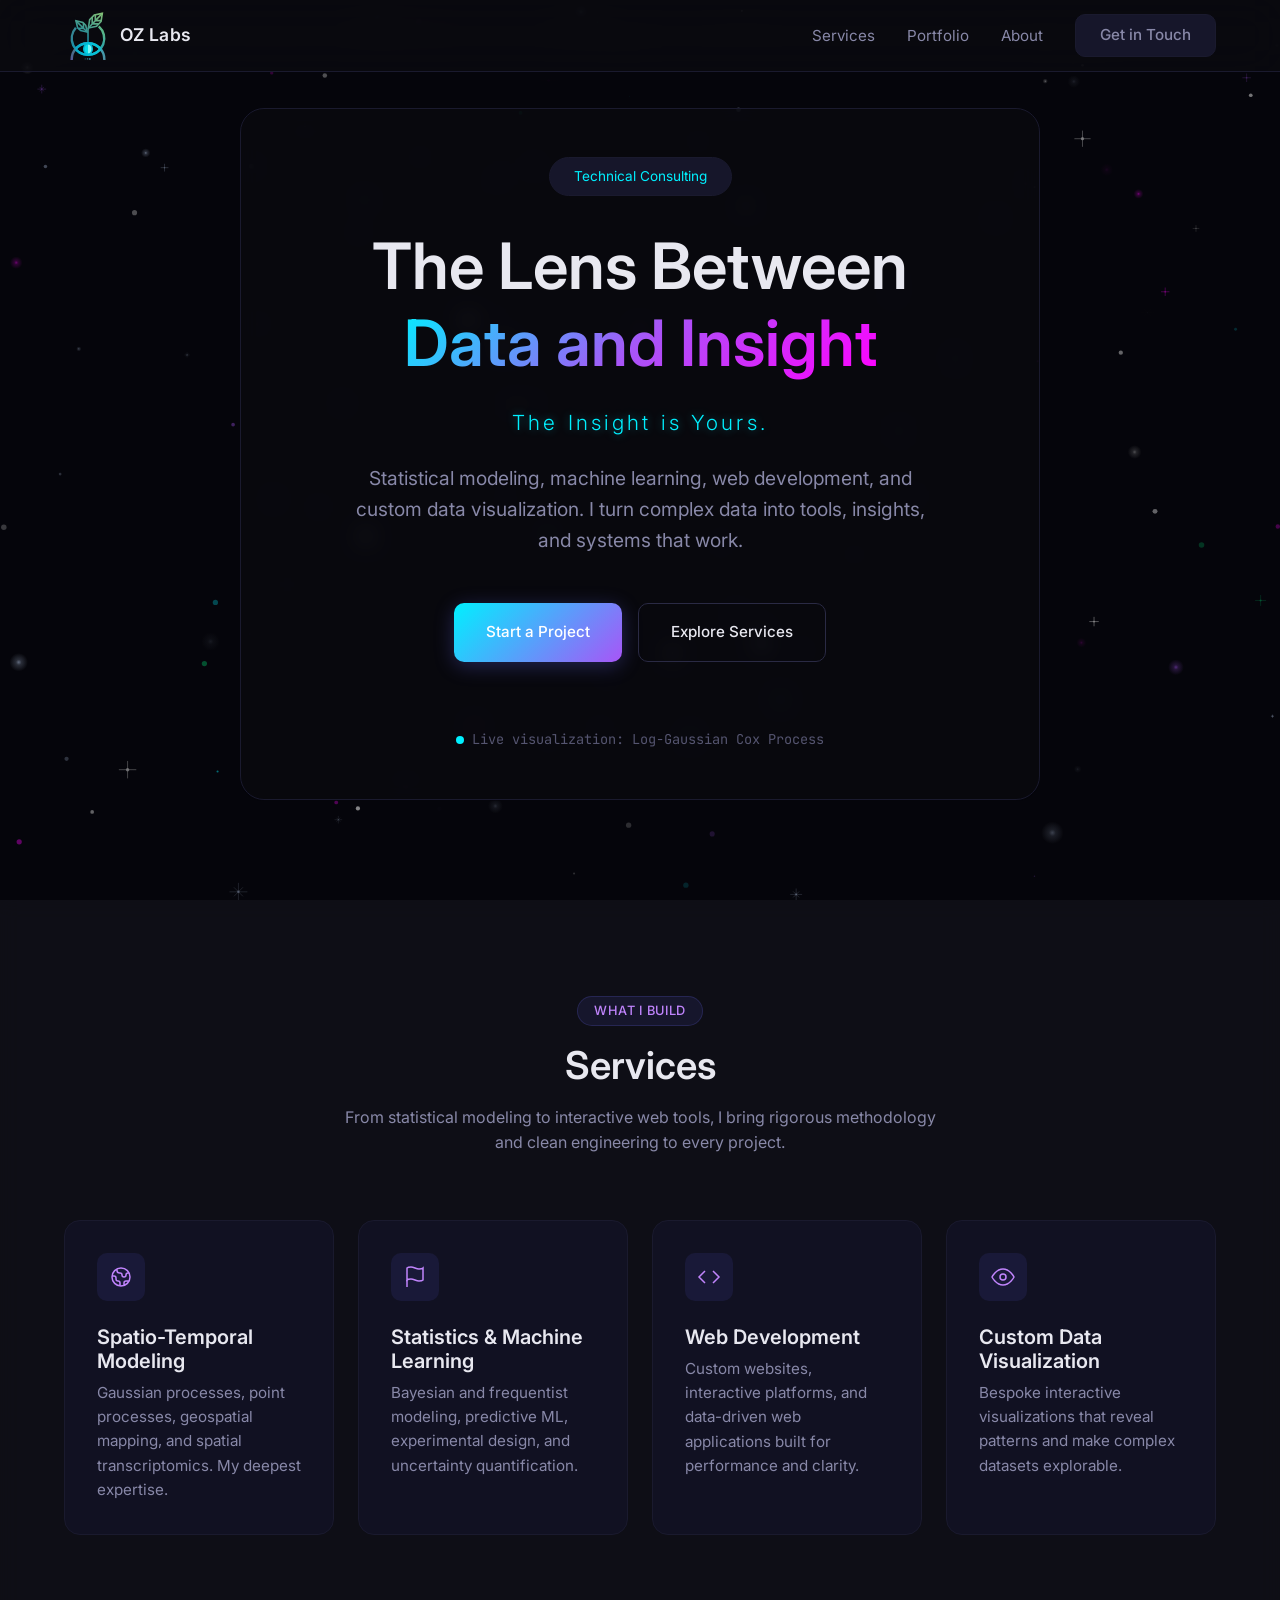
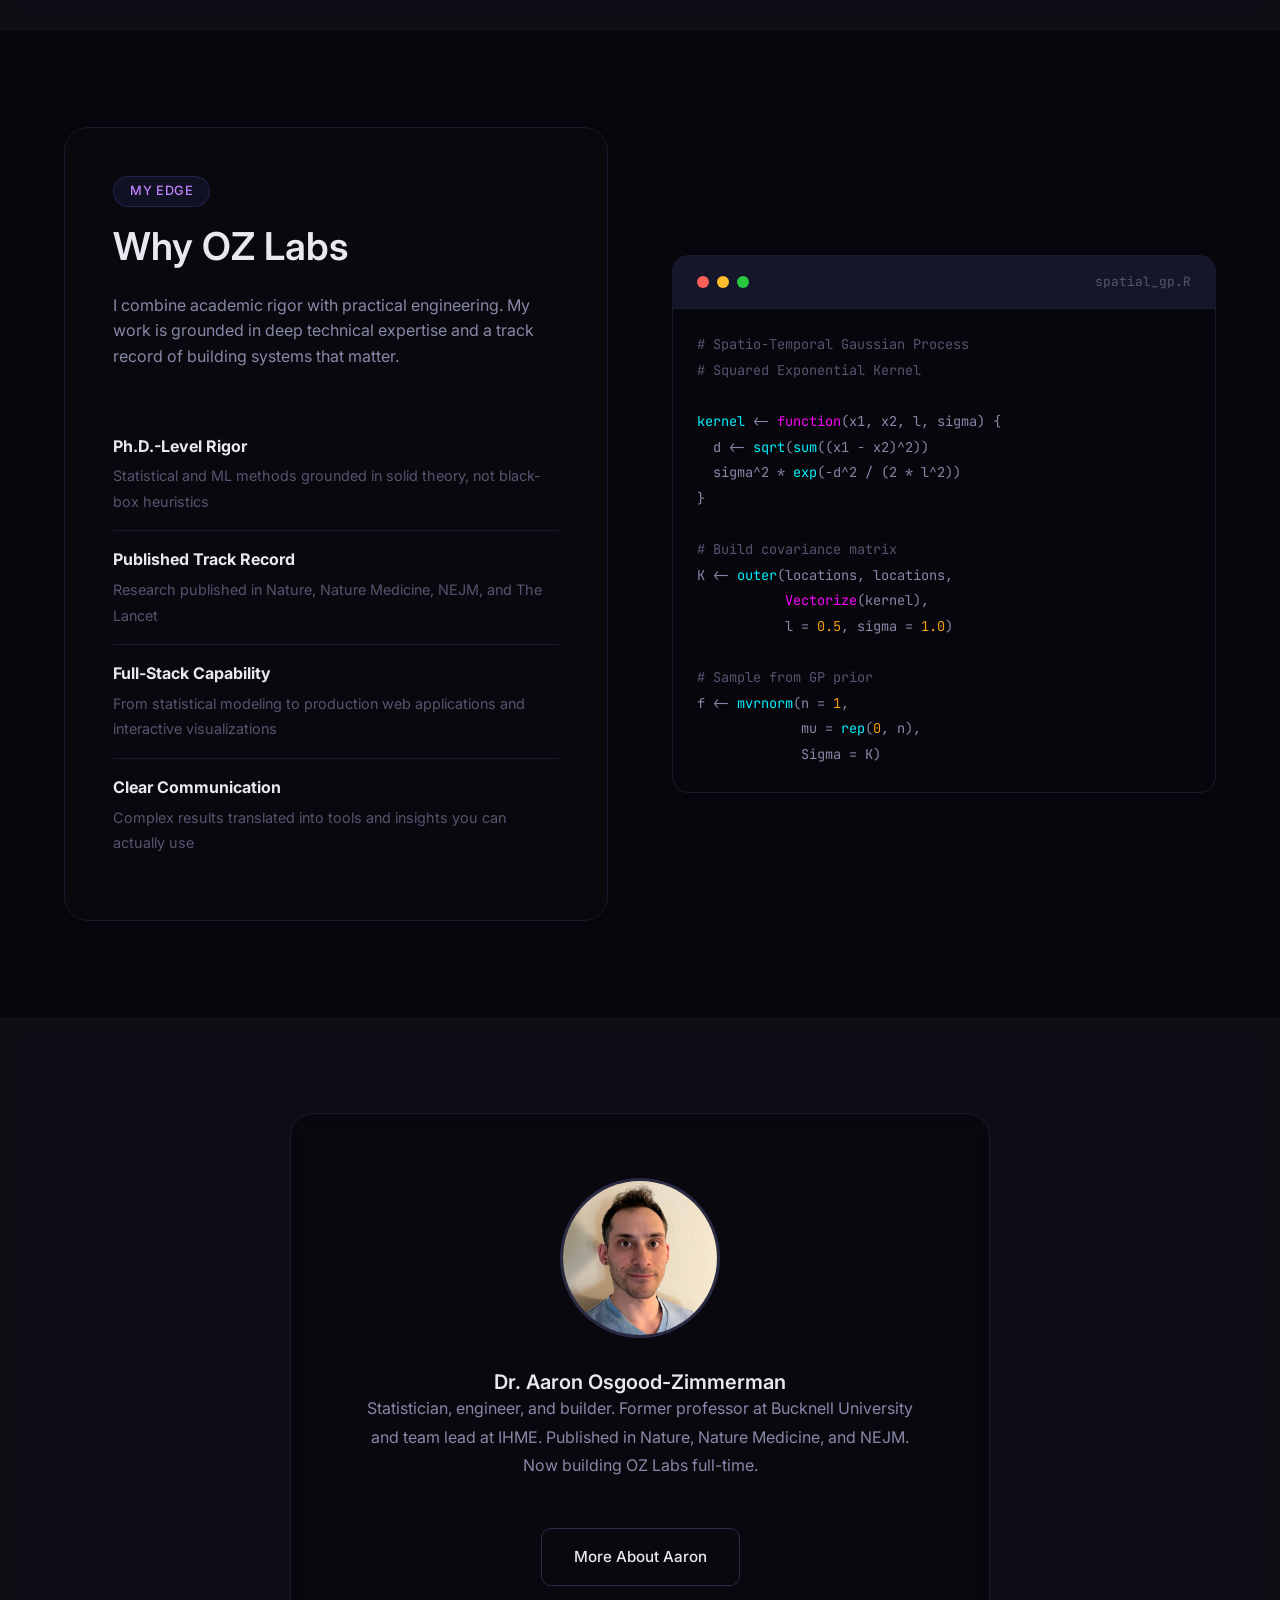
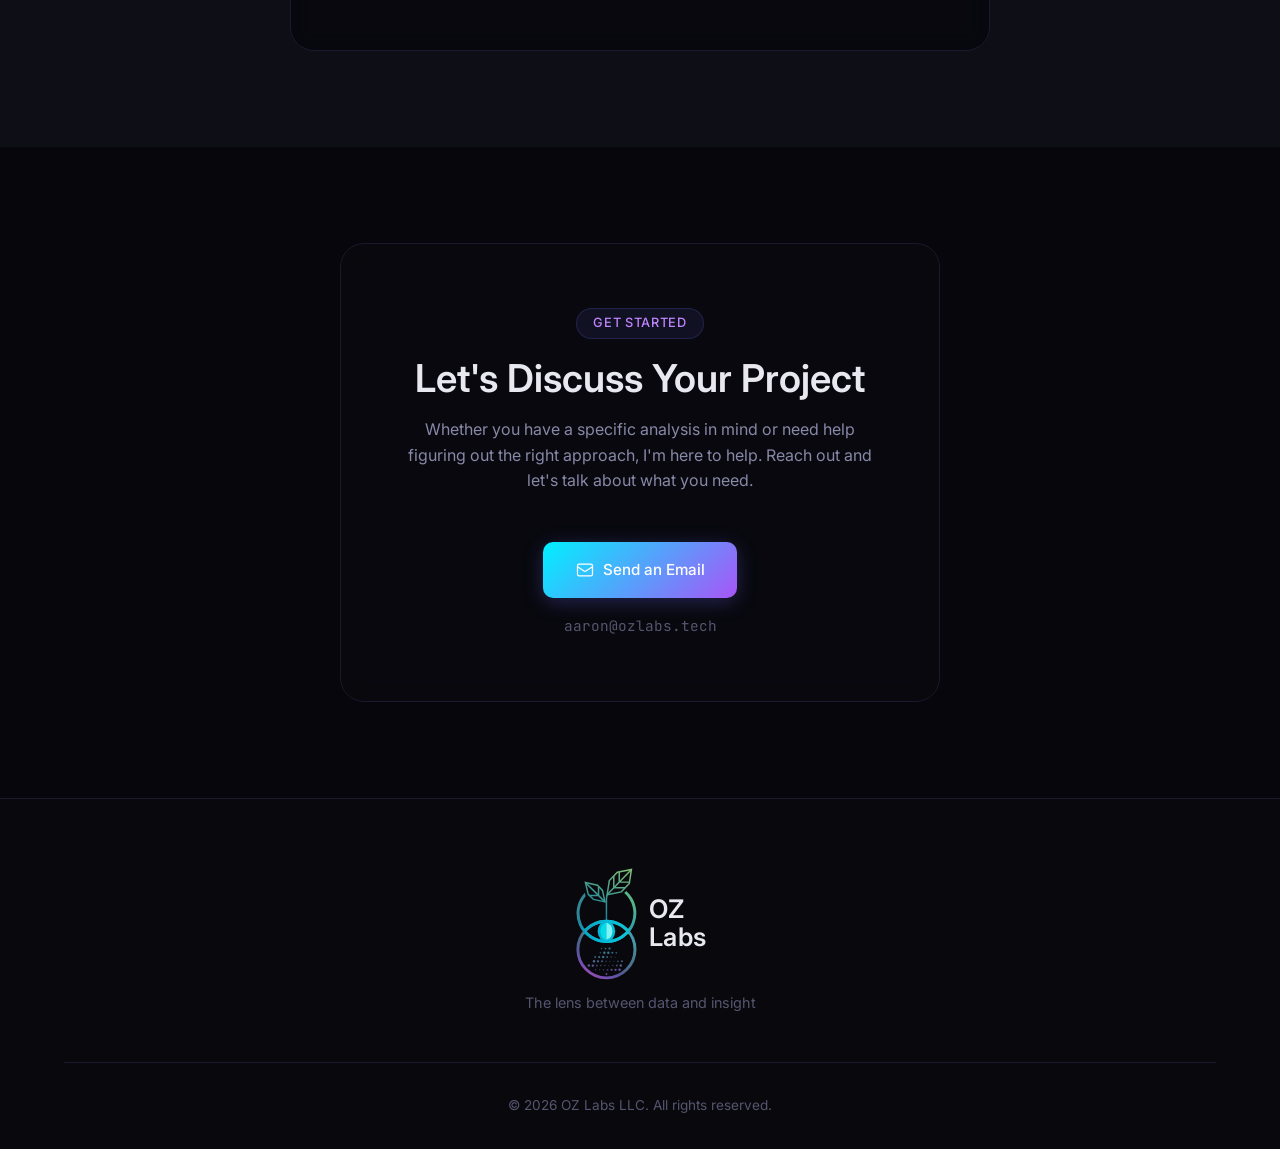
<file: index.html>
<!DOCTYPE html>
<html lang="en">
<head>
    <meta charset="UTF-8">
    <meta name="viewport" content="width=device-width, initial-scale=1.0">
    <title>OZ Labs | Statistical Consulting: Spatial Statistics, Machine Learning & Data Visualization</title>
    <meta name="description" content="Statistical consulting by Dr. Aaron Osgood-Zimmerman: spatial statistics, Bayesian modeling, machine learning, web development, and custom data visualization.">
    <link rel="canonical" href="https://ozlabs.tech/">
    <link rel="icon" type="image/svg+xml" href="img/ozlabs-favicon.svg">
    <link rel="icon" href="/favicon.ico" sizes="48x48">
    <link rel="apple-touch-icon" href="img/apple-touch-icon.png">
    <link rel="preconnect" href="https://fonts.googleapis.com">
    <link rel="preconnect" href="https://fonts.gstatic.com" crossorigin>
    <link href="https://fonts.googleapis.com/css2?family=Inter:wght@300;400;500;600;700&family=JetBrains+Mono:wght@400;500&display=swap" rel="stylesheet">
    <link rel="stylesheet" href="styles.css">
    <!-- Open Graph / Twitter -->
    <meta property="og:type" content="website">
    <meta property="og:site_name" content="OZ Labs">
    <meta property="og:url" content="https://ozlabs.tech/">
    <meta property="og:title" content="OZ Labs | Statistical Consulting: Spatial Statistics, Machine Learning & Data Visualization">
    <meta property="og:description" content="Statistical consulting by Dr. Aaron Osgood-Zimmerman: spatial statistics, Bayesian modeling, machine learning, web development, and custom data visualization.">
    <meta property="og:image" content="https://ozlabs.tech/img/og-card.png">
    <meta property="og:image:width" content="1200">
    <meta property="og:image:height" content="630">
    <meta property="og:image:alt" content="OZ Labs seed logo (a sprouting plant above an eye, inside two rings) with tagline: The Lens Between Data and Insight. The Insight is Yours.">
    <meta name="twitter:card" content="summary_large_image">
    <meta name="twitter:title" content="OZ Labs | Statistical Consulting: Spatial Statistics, Machine Learning & Data Visualization">
    <meta name="twitter:description" content="Statistical consulting by Dr. Aaron Osgood-Zimmerman: spatial statistics, Bayesian modeling, machine learning, web development, and custom data visualization.">
    <meta name="twitter:image" content="https://ozlabs.tech/img/og-card.png">
    <!-- Google Search Console: paste the verification tag here when ready, e.g.
         <meta name="google-site-verification" content="TOKEN">
         (alternative: verify via a DNS TXT record on ozlabs.tech instead) -->
    <!-- Analytics: Sign up at https://plausible.io, then uncomment -->
    <!-- <script defer data-domain="ozlabs.tech" src="https://plausible.io/js/script.js"></script> -->
    <!-- Structured data. LinkedIn URL pending; add it to the Person sameAs array when available. -->
    <script type="application/ld+json">
    {
      "@context": "https://schema.org",
      "@graph": [
        {
          "@type": "ProfessionalService",
          "@id": "https://ozlabs.tech/#organization",
          "name": "OZ Labs LLC",
          "url": "https://ozlabs.tech/",
          "logo": "https://ozlabs.tech/img/og-card.png",
          "email": "aaron@ozlabs.tech",
          "description": "Statistical consulting practice offering spatial statistics, machine learning, web development, and custom data visualization.",
          "areaServed": "Worldwide",
          "address": {
            "@type": "PostalAddress",
            "addressLocality": "State College",
            "addressRegion": "PA",
            "addressCountry": "US"
          },
          "founder": { "@id": "https://ozlabs.tech/#aaron" }
        },
        {
          "@type": "Person",
          "@id": "https://ozlabs.tech/#aaron",
          "name": "Aaron Osgood-Zimmerman",
          "honorificPrefix": "Dr.",
          "jobTitle": "Statistical Consultant",
          "worksFor": { "@id": "https://ozlabs.tech/#organization" },
          "alumniOf": [
            { "@type": "CollegeOrUniversity", "name": "University of Washington" },
            { "@type": "CollegeOrUniversity", "name": "Swarthmore College" }
          ],
          "sameAs": [
            "https://scholar.google.com/citations?user=V4g5F6wAAAAJ",
            "https://orcid.org/0000-0002-6563-7366"
          ]
        }
      ]
    }
    </script>
</head>
<body>
    <!-- Spatial GP Background Canvas -->
    <canvas id="gp-canvas"></canvas>

    <!-- Navigation -->
    <nav class="navbar">
        <div class="nav-container">
            <a href="#" class="logo">
                <img class="logo-eye" src="img/ozlabs-favicon-full.svg" alt="OZ Labs">
                <span class="logo-text">OZ Labs</span>
            </a>
            <button class="nav-toggle" aria-label="Toggle navigation">
                <span></span>
                <span></span>
                <span></span>
            </button>
            <ul class="nav-menu">
                <li><a href="services.html">Services</a></li>
                <li><a href="portfolio.html">Portfolio</a></li>
                <li><a href="about.html">About</a></li>
                <li><a href="#contact" class="btn btn-nav">Get in Touch</a></li>
            </ul>
        </div>
    </nav>

    <!-- Hero Section -->
    <section class="hero">
        <div class="hero-content">
            <div class="hero-badge">Technical Consulting</div>
            <h1>The Lens Between <span class="gradient-text">Data and Insight</span></h1>
            <p class="hero-sub-tagline">The Insight is Yours.</p>
            <p class="hero-subtitle">Statistical modeling, machine learning, web development, and custom data visualization. I turn complex data into tools, insights, and systems that work.</p>
            <div class="hero-cta">
                <a href="#contact" class="btn btn-primary">Start a Project</a>
                <a href="#services" class="btn btn-secondary">Explore Services</a>
            </div>
            <div class="hero-note">
                <span class="pulse"></span>
                <span>Live visualization: Log-Gaussian Cox Process</span>
            </div>
        </div>
    </section>

    <!-- Services Section -->
    <section id="services" class="services">
        <div class="container">
            <div class="section-header">
                <span class="section-tag">What I Build</span>
                <h2>Services</h2>
                <p>From statistical modeling to interactive web tools, I bring rigorous methodology and clean engineering to every project.</p>
            </div>
            <div class="services-grid services-grid-4">
                <a href="services.html#spacetime" class="service-card">
                    <div class="service-icon">
                        <svg viewBox="0 0 24 24" fill="none" stroke="currentColor" stroke-width="1.5">
                            <path d="M3.055 11H5a2 2 0 012 2v1a2 2 0 002 2 2 2 0 012 2v2.945M8 3.935V5.5A2.5 2.5 0 0010.5 8h.5a2 2 0 012 2 2 2 0 104 0 2 2 0 012-2h1.064M15 20.488V18a2 2 0 012-2h3.064M21 12a9 9 0 11-18 0 9 9 0 0118 0z"/>
                        </svg>
                    </div>
                    <h3>Spatio-Temporal Modeling</h3>
                    <p>Gaussian processes, point processes, geospatial mapping, and spatial transcriptomics. My deepest expertise.</p>
                </a>
                <a href="services.html#stats" class="service-card">
                    <div class="service-icon">
                        <svg viewBox="0 0 24 24" fill="none" stroke="currentColor" stroke-width="1.5">
                            <path d="M4 15s1-1 4-1 5 2 8 2 4-1 4-1V3s-1 1-4 1-5-2-8-2-4 1-4 1z"/><line x1="4" y1="22" x2="4" y2="15"/>
                        </svg>
                    </div>
                    <h3>Statistics & Machine Learning</h3>
                    <p>Bayesian and frequentist modeling, predictive ML, experimental design, and uncertainty quantification.</p>
                </a>
                <a href="services.html#web" class="service-card">
                    <div class="service-icon">
                        <svg viewBox="0 0 24 24" fill="none" stroke="currentColor" stroke-width="1.5">
                            <path d="M16 18l6-6-6-6M8 6l-6 6 6 6"/>
                        </svg>
                    </div>
                    <h3>Web Development</h3>
                    <p>Custom websites, interactive platforms, and data-driven web applications built for performance and clarity.</p>
                </a>
                <a href="services.html#dataviz" class="service-card">
                    <div class="service-icon">
                        <svg viewBox="0 0 24 24" fill="none" stroke="currentColor" stroke-width="1.5">
                            <path d="M1 12s4-8 11-8 11 8 11 8-4 8-11 8-11-8-11-8z"/><circle cx="12" cy="12" r="3"/>
                        </svg>
                    </div>
                    <h3>Custom Data Visualization</h3>
                    <p>Bespoke interactive visualizations that reveal patterns and make complex datasets explorable.</p>
                </a>
            </div>
        </div>
    </section>

    <!-- Why OZ Labs Section -->
    <section id="expertise" class="expertise">
        <div class="container">
            <div class="expertise-grid">
                <div class="expertise-content">
                    <span class="section-tag">My Edge</span>
                    <h2>Why OZ Labs</h2>
                    <p>I combine academic rigor with practical engineering. My work is grounded in deep technical expertise and a track record of building systems that matter.</p>
                    <ul class="expertise-list">
                        <li>
                            <strong>Ph.D.-Level Rigor</strong>
                            <span>Statistical and ML methods grounded in solid theory, not black-box heuristics</span>
                        </li>
                        <li>
                            <strong>Published Track Record</strong>
                            <span>Research published in Nature, Nature Medicine, NEJM, and The Lancet</span>
                        </li>
                        <li>
                            <strong>Full-Stack Capability</strong>
                            <span>From statistical modeling to production web applications and interactive visualizations</span>
                        </li>
                        <li>
                            <strong>Clear Communication</strong>
                            <span>Complex results translated into tools and insights you can actually use</span>
                        </li>
                    </ul>
                </div>
                <div class="expertise-visual">
                    <div class="code-block">
                        <div class="code-header">
                            <span class="code-dot"></span>
                            <span class="code-dot"></span>
                            <span class="code-dot"></span>
                            <span class="code-title">spatial_gp.R</span>
                        </div>
                        <pre><code><span class="code-comment"># Spatio-Temporal Gaussian Process</span>
<span class="code-comment"># Squared Exponential Kernel</span>

<span class="code-fn">kernel</span> <- <span class="code-keyword">function</span>(x1, x2, l, sigma) {
  d <- <span class="code-fn">sqrt</span>(<span class="code-fn">sum</span>((x1 - x2)^2))
  sigma^2 * <span class="code-fn">exp</span>(-d^2 / (2 * l^2))
}

<span class="code-comment"># Build covariance matrix</span>
K <- <span class="code-fn">outer</span>(locations, locations,
           <span class="code-keyword">Vectorize</span>(kernel),
           l = <span class="code-num">0.5</span>, sigma = <span class="code-num">1.0</span>)

<span class="code-comment"># Sample from GP prior</span>
f <- <span class="code-fn">mvrnorm</span>(n = <span class="code-num">1</span>,
             mu = <span class="code-fn">rep</span>(<span class="code-num">0</span>, n),
             Sigma = K)</code></pre>
                    </div>
                </div>
            </div>
        </div>
    </section>

    <!-- About Section -->
    <section id="about" class="about">
        <div class="container">
            <div class="about-teaser">
                <div class="about-headshot">
                    <img src="img/headshot.jpg" alt="Dr. Aaron Osgood-Zimmerman, statistical consultant" onerror="this.style.display='none'">
                </div>
                <h3>Dr. Aaron Osgood-Zimmerman</h3>
                <p>Statistician, engineer, and builder. Former professor at Bucknell University and team lead at IHME. Published in Nature, Nature Medicine, and NEJM. Now building OZ Labs full-time.</p>
                <a href="about.html" class="btn btn-secondary">More About Aaron</a>
            </div>
        </div>
    </section>

    <!-- Contact Section -->
    <section id="contact" class="contact">
        <div class="container">
            <div class="contact-centered">
                <span class="section-tag">Get Started</span>
                <h2>Let's Discuss Your Project</h2>
                <p>Whether you have a specific analysis in mind or need help figuring out the right approach, I'm here to help. Reach out and let's talk about what you need.</p>
                <div class="contact-cta">
                    <!-- Booking button is hidden until BOOKING_URL is set in main.js; the email button is then demoted to secondary. -->
                    <a href="#" class="btn btn-primary booking-cta" target="_blank" rel="noopener" style="display: none;">
                        <svg viewBox="0 0 24 24" fill="none" stroke="currentColor" stroke-width="1.5" width="20" height="20">
                            <rect x="3" y="4" width="18" height="18" rx="2"/><path d="M16 2v4M8 2v4M3 10h18"/>
                        </svg>
                        Book a 30-Minute Intro Call
                    </a>
                    <a href="mailto:aaron@ozlabs.tech?subject=OZ%20Labs%20Inquiry" class="btn btn-primary email-cta">
                        <svg viewBox="0 0 24 24" fill="none" stroke="currentColor" stroke-width="1.5" width="20" height="20">
                            <path d="M3 8l7.89 5.26a2 2 0 002.22 0L21 8M5 19h14a2 2 0 002-2V7a2 2 0 00-2-2H5a2 2 0 00-2 2v10a2 2 0 002 2z"/>
                        </svg>
                        Send an Email
                    </a>
                    <a href="mailto:aaron@ozlabs.tech" class="contact-email-link">aaron@ozlabs.tech</a>
                </div>
            </div>
        </div>
    </section>

    <!--
    Testimonials section. Re-enable when at least 2 real client quotes are available.
    To re-enable: move the markup below out of this comment, then duplicate the
    testimonial-card div (replacing the placeholder text) once per client quote.

    <section id="testimonials" class="testimonials">
        <div class="container">
            <div class="section-header">
                <span class="section-tag">Testimonials</span>
                <h2>What Clients Say</h2>
            </div>
            <div class="testimonials-grid">
                <div class="testimonial-card">
                    <blockquote>
                        <p>"Quote from client about their experience working with OZ Labs."</p>
                    </blockquote>
                    <div class="testimonial-author">
                        <strong>Client Name</strong>
                        <span>Title, Organization</span>
                    </div>
                </div>
            </div>
        </div>
    </section>
    -->

    <!-- Footer -->
    <footer class="footer">
        <div class="container">
            <div class="footer-content">
                <div class="footer-brand">
                    <img class="footer-logo-eye" src="img/ozlabs-logo.svg" alt="OZ Labs">
                    <span class="footer-wordmark">OZ<br>Labs</span>
                </div>
                <p class="footer-tagline">The lens between data and insight</p>
            </div>
            <div class="footer-bottom">
                <p>&copy; 2026 OZ Labs LLC. All rights reserved.</p>
            </div>
        </div>
    </footer>

    <script src="main.js"></script>
</body>
</html>
</file>
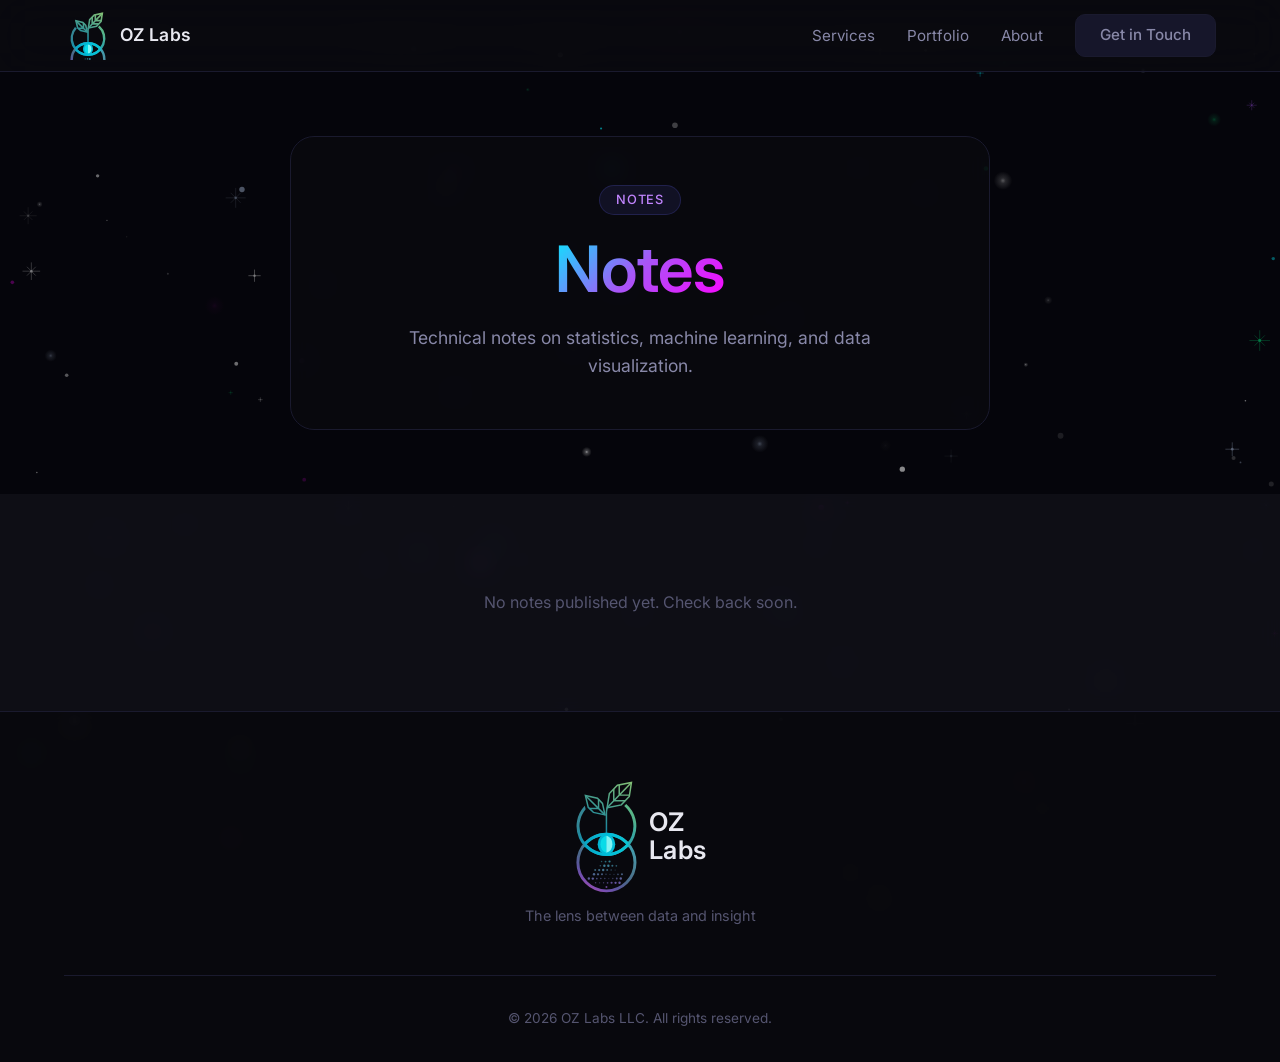
<file: notes/index.html>
<!DOCTYPE html>
<html lang="en">
<head>
    <meta charset="UTF-8">
    <meta name="viewport" content="width=device-width, initial-scale=1.0">
    <title>Notes | OZ Labs - Statistical Consulting</title>
    <meta name="description" content="Technical notes on statistics, machine learning, and data visualization from OZ Labs.">
    <!-- Remove the noindex tag when the first post is published. Also: add each
         published post to /sitemap.xml and an <item> to notes/feed.xml, and
         consider adding Notes to the site nav (currently hidden by design). -->
    <meta name="robots" content="noindex">
    <link rel="canonical" href="https://ozlabs.tech/notes/">
    <link rel="alternate" type="application/rss+xml" title="OZ Labs Notes" href="https://ozlabs.tech/notes/feed.xml">
    <link rel="icon" type="image/svg+xml" href="../img/ozlabs-favicon.svg">
    <link rel="icon" href="/favicon.ico" sizes="48x48">
    <link rel="apple-touch-icon" href="../img/apple-touch-icon.png">
    <link rel="preconnect" href="https://fonts.googleapis.com">
    <link rel="preconnect" href="https://fonts.gstatic.com" crossorigin>
    <link href="https://fonts.googleapis.com/css2?family=Inter:wght@300;400;500;600;700&family=JetBrains+Mono:wght@400;500&display=swap" rel="stylesheet">
    <link rel="stylesheet" href="../styles.css">
    <meta property="og:type" content="website">
    <meta property="og:site_name" content="OZ Labs">
    <meta property="og:url" content="https://ozlabs.tech/notes/">
    <meta property="og:title" content="Notes | OZ Labs - Statistical Consulting">
    <meta property="og:description" content="Technical notes on statistics, machine learning, and data visualization from OZ Labs.">
    <meta property="og:image" content="https://ozlabs.tech/img/og-card.png">
    <meta name="twitter:card" content="summary_large_image">
    <meta name="twitter:image" content="https://ozlabs.tech/img/og-card.png">
</head>
<body>
    <canvas id="gp-canvas"></canvas>

    <nav class="navbar">
        <div class="nav-container">
            <a href="../index.html" class="logo">
                <img class="logo-eye" src="../img/ozlabs-favicon-full.svg" alt="OZ Labs">
                <span class="logo-text">OZ Labs</span>
            </a>
            <button class="nav-toggle" aria-label="Toggle navigation">
                <span></span><span></span><span></span>
            </button>
            <ul class="nav-menu">
                <li><a href="../services.html">Services</a></li>
                <li><a href="../portfolio.html">Portfolio</a></li>
                <li><a href="../about.html">About</a></li>
                <li><a href="../index.html#contact" class="btn btn-nav">Get in Touch</a></li>
            </ul>
        </div>
    </nav>

    <section class="page-hero">
        <div class="container">
            <div class="page-hero-content">
                <span class="section-tag">Notes</span>
                <h1><span class="gradient-text">Notes</span></h1>
                <p>Technical notes on statistics, machine learning, and data visualization.</p>
            </div>
        </div>
    </section>

    <section class="projects-section">
        <div class="container">
            <div class="projects-grid">
                <!--
                To publish a post (in order):
                1. Copy post-template.html to a slug-named file, e.g. notes/my-post.html,
                   and fill in the title, date, description, and body.
                2. Add a card for it here, replacing this comment block's placeholder:
                <div class="project-card">
                    <div class="project-meta">
                        <span class="project-tag project-tag-type">Topic</span>
                        <span class="project-tag project-tag-role">2026-07-29</span>
                    </div>
                    <h3>Post Title</h3>
                    <p>One-paragraph summary of the post.</p>
                    <a href="my-post.html" class="project-link">Read note</a>
                </div>
                3. Add an <item> to notes/feed.xml.
                4. Add the post URL to /sitemap.xml.
                5. Remove the noindex meta tag in this file's head.
                -->
                <p style="color: var(--color-text-muted); text-align: center; grid-column: 1 / -1;">No notes published yet. Check back soon.</p>
            </div>
        </div>
    </section>

    <footer class="footer">
        <div class="container">
            <div class="footer-content">
                <div class="footer-brand">
                    <img class="footer-logo-eye" src="../img/ozlabs-logo.svg" alt="OZ Labs">
                    <span class="footer-wordmark">OZ<br>Labs</span>
                </div>
                <p class="footer-tagline">The lens between data and insight</p>
            </div>
            <div class="footer-bottom">
                <p>&copy; 2026 OZ Labs LLC. All rights reserved.</p>
            </div>
        </div>
    </footer>

    <script src="../main.js"></script>
</body>
</html>
</file>
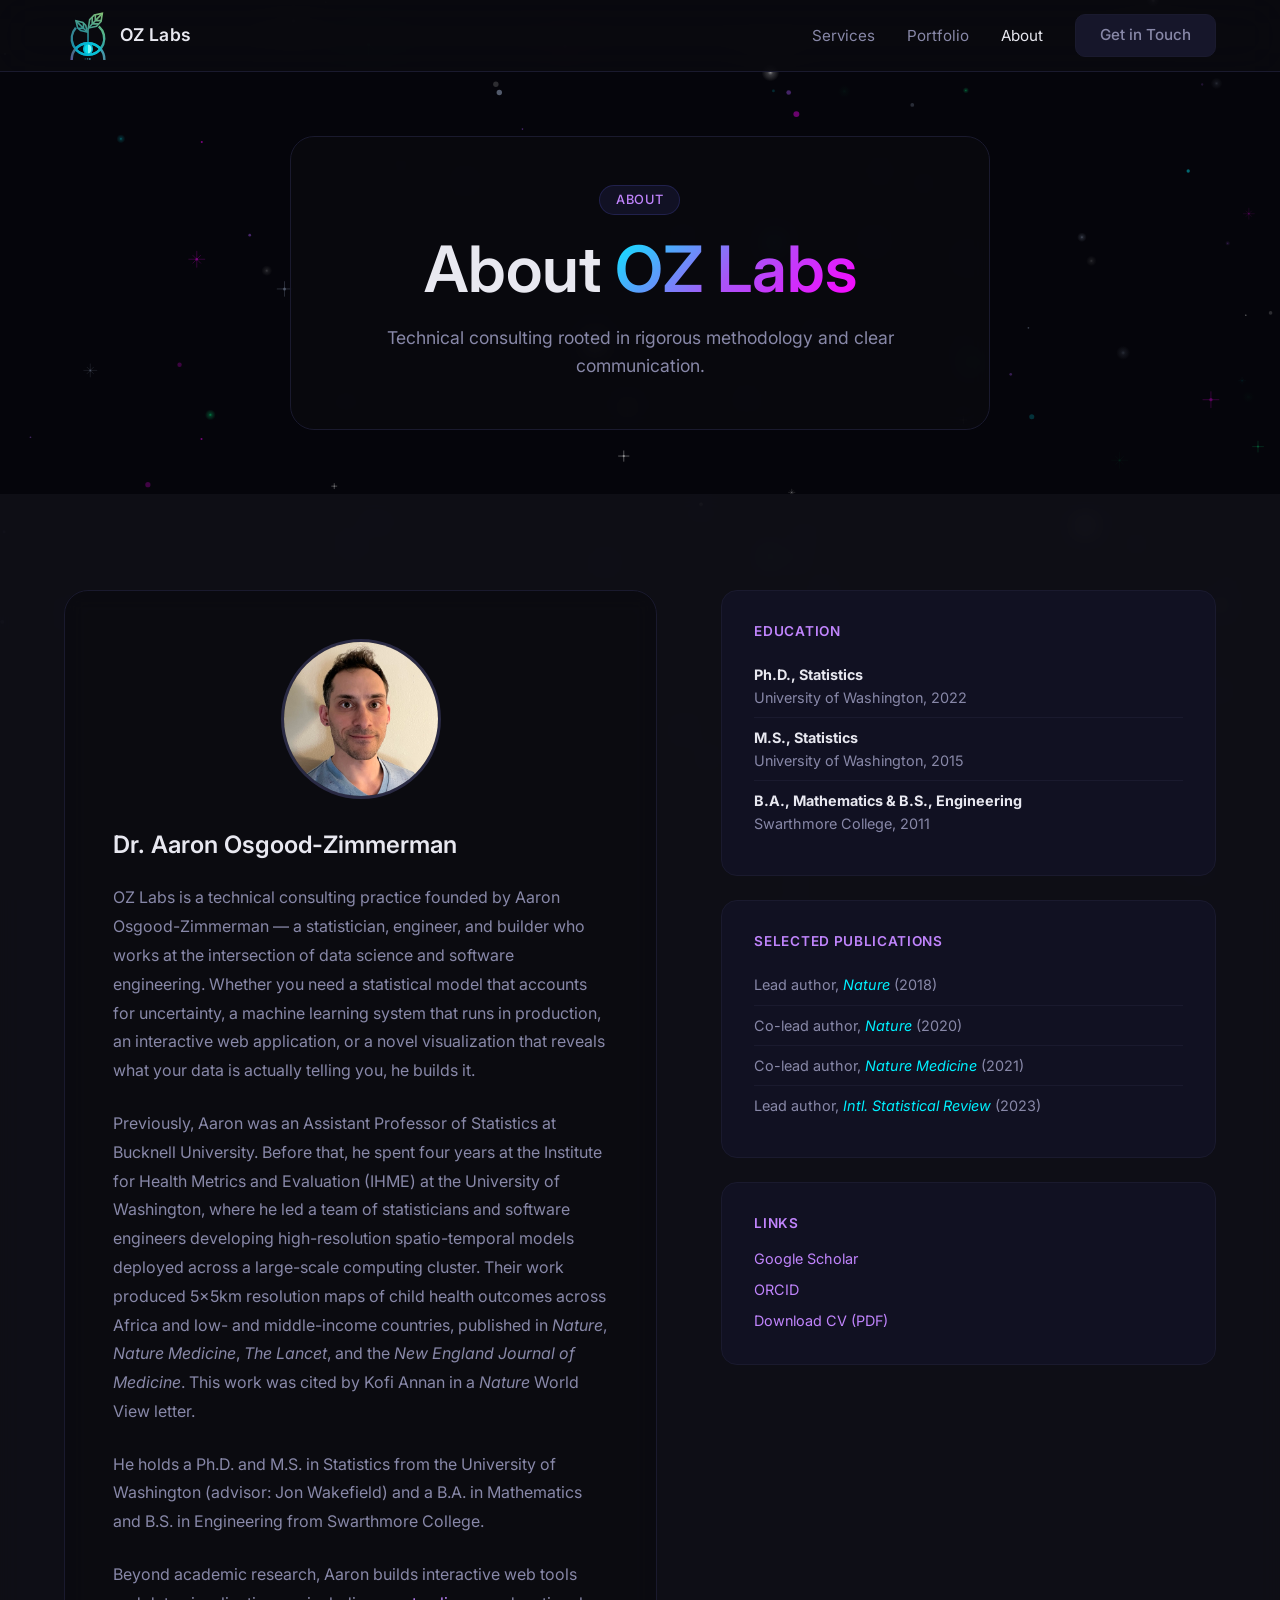
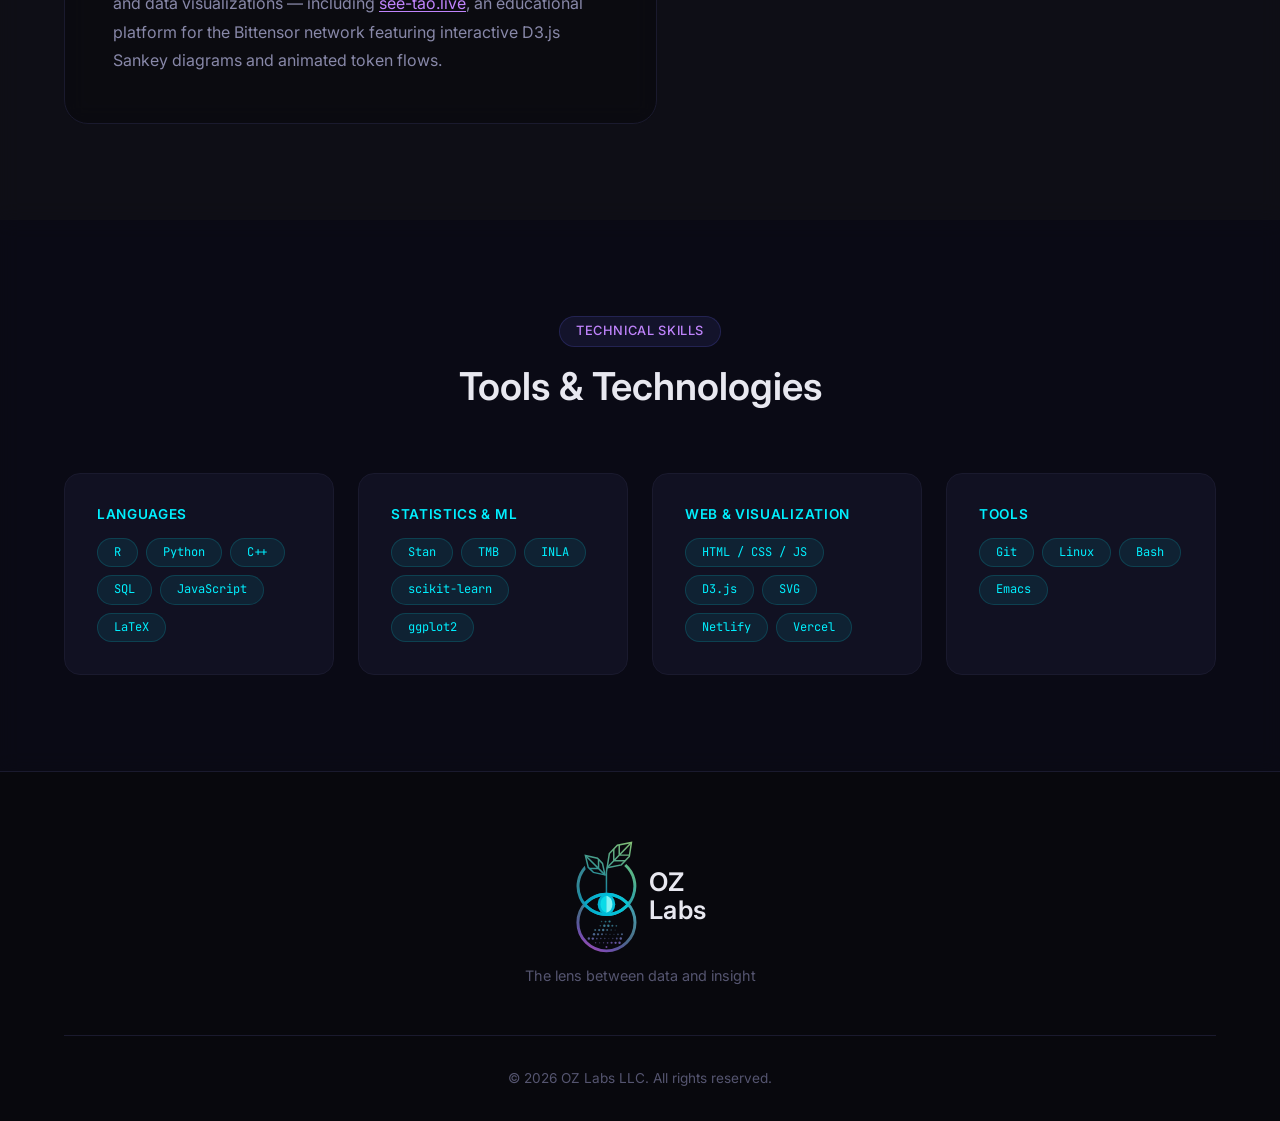
<file: about.html>
<!DOCTYPE html>
<html lang="en">
<head>
    <meta charset="UTF-8">
    <meta name="viewport" content="width=device-width, initial-scale=1.0">
    <title>About Aaron Osgood-Zimmerman | OZ Labs - Statistical Consulting</title>
    <meta name="description" content="Dr. Aaron Osgood-Zimmerman: spatial statistician and builder. Ph.D. in Statistics (University of Washington), published in Nature, Nature Medicine, and NEJM.">
    <link rel="canonical" href="https://ozlabs.tech/about.html">
    <link rel="icon" type="image/svg+xml" href="img/ozlabs-favicon.svg">
    <link rel="icon" href="/favicon.ico" sizes="48x48">
    <link rel="apple-touch-icon" href="img/apple-touch-icon.png">
    <link rel="preconnect" href="https://fonts.googleapis.com">
    <link rel="preconnect" href="https://fonts.gstatic.com" crossorigin>
    <link href="https://fonts.googleapis.com/css2?family=Inter:wght@300;400;500;600;700&family=JetBrains+Mono:wght@400;500&display=swap" rel="stylesheet">
    <link rel="stylesheet" href="styles.css">
    <meta property="og:type" content="website">
    <meta property="og:site_name" content="OZ Labs">
    <meta property="og:url" content="https://ozlabs.tech/about.html">
    <meta property="og:title" content="About Aaron Osgood-Zimmerman | OZ Labs - Statistical Consulting">
    <meta property="og:description" content="Dr. Aaron Osgood-Zimmerman: spatial statistician and builder. Ph.D. in Statistics (University of Washington), published in Nature, Nature Medicine, and NEJM.">
    <meta property="og:image" content="https://ozlabs.tech/img/og-card.png">
    <meta property="og:image:width" content="1200">
    <meta property="og:image:height" content="630">
    <meta property="og:image:alt" content="OZ Labs seed logo (a sprouting plant above an eye, inside two rings) with tagline: The Lens Between Data and Insight. The Insight is Yours.">
    <meta name="twitter:card" content="summary_large_image">
    <meta name="twitter:title" content="About Aaron Osgood-Zimmerman | OZ Labs - Statistical Consulting">
    <meta name="twitter:description" content="Dr. Aaron Osgood-Zimmerman: spatial statistician and builder. Ph.D. in Statistics (University of Washington), published in Nature, Nature Medicine, and NEJM.">
    <meta name="twitter:image" content="https://ozlabs.tech/img/og-card.png">
    <!-- <script defer data-domain="ozlabs.tech" src="https://plausible.io/js/script.js"></script> -->
</head>
<body>
    <canvas id="gp-canvas"></canvas>

    <nav class="navbar">
        <div class="nav-container">
            <a href="index.html" class="logo">
                <img class="logo-eye" src="img/ozlabs-favicon-full.svg" alt="OZ Labs">
                <span class="logo-text">OZ Labs</span>
            </a>
            <button class="nav-toggle" aria-label="Toggle navigation">
                <span></span><span></span><span></span>
            </button>
            <ul class="nav-menu">
                <li><a href="services.html">Services</a></li>
                <li><a href="portfolio.html">Portfolio</a></li>
                <li><a href="about.html" class="nav-active">About</a></li>
                <li><a href="index.html#contact" class="btn btn-nav">Get in Touch</a></li>
            </ul>
        </div>
    </nav>

    <section class="page-hero">
        <div class="container">
            <div class="page-hero-content">
                <span class="section-tag">About</span>
                <h1>About <span class="gradient-text">OZ Labs</span></h1>
                <p>Technical consulting rooted in rigorous methodology and clear communication.</p>
            </div>
        </div>
    </section>

    <section id="about" class="about">
        <div class="container">
            <div class="about-grid">
                <div class="about-bio">
                    <div class="about-headshot">
                        <img src="img/headshot.jpg" alt="Dr. Aaron Osgood-Zimmerman, statistical consultant" onerror="this.style.display='none'">
                    </div>
                    <h2 style="margin-bottom: var(--space-lg); font-size: 1.5rem;">Dr. Aaron Osgood-Zimmerman</h2>
                    <p>OZ Labs is a technical consulting practice founded by Aaron Osgood-Zimmerman &mdash; a statistician, engineer, and builder who works at the intersection of data science and software engineering. Whether you need a statistical model that accounts for uncertainty, a machine learning system that runs in production, an interactive web application, or a novel visualization that reveals what your data is actually telling you, he builds it.</p>
                    <p>Previously, Aaron was an Assistant Professor of Statistics at Bucknell University. Before that, he spent four years at the Institute for Health Metrics and Evaluation (IHME) at the University of Washington, where he led a team of statisticians and software engineers developing high-resolution spatio-temporal models deployed across a large-scale computing cluster. Their work produced 5&times;5km resolution maps of child health outcomes across Africa and low- and middle-income countries, published in <em>Nature</em>, <em>Nature Medicine</em>, <em>The Lancet</em>, and the <em>New England Journal of Medicine</em>. This work was cited by Kofi Annan in a <em>Nature</em> World View letter.</p>
                    <p>He holds a Ph.D. and M.S. in Statistics from the University of Washington (advisor: Jon Wakefield) and a B.A. in Mathematics and B.S. in Engineering from Swarthmore College.</p>
                    <p>Beyond academic research, Aaron builds interactive web tools and data visualizations &mdash; including <a href="https://see-tao.live" target="_blank" rel="noopener" class="inline-link">see-tao.live</a>, an educational platform for the Bittensor network featuring interactive D3.js Sankey diagrams and animated token flows.</p>
                </div>
                <div class="about-credentials">
                    <div class="credential-card">
                        <h3>Education</h3>
                        <ul>
                            <li><strong>Ph.D., Statistics</strong>University of Washington, 2022</li>
                            <li><strong>M.S., Statistics</strong>University of Washington, 2015</li>
                            <li><strong>B.A., Mathematics &amp; B.S., Engineering</strong>Swarthmore College, 2011</li>
                        </ul>
                    </div>
                    <div class="credential-card">
                        <h3>Selected Publications</h3>
                        <ul>
                            <li>Lead author, <em>Nature</em> (2018)</li>
                            <li>Co-lead author, <em>Nature</em> (2020)</li>
                            <li>Co-lead author, <em>Nature Medicine</em> (2021)</li>
                            <li>Lead author, <em>Intl. Statistical Review</em> (2023)</li>
                        </ul>
                    </div>
                    <div class="credential-card">
                        <h3>Links</h3>
                        <div class="credential-links">
                            <a href="https://scholar.google.com/citations?user=V4g5F6wAAAAJ" target="_blank" rel="noopener">Google Scholar</a>
                            <a href="https://orcid.org/0000-0002-6563-7366" target="_blank" rel="noopener">ORCID</a>
                            <a href="aoz-2025-summer.pdf" target="_blank">Download CV (PDF)</a>
                        </div>
                    </div>
                </div>
            </div>
        </div>
    </section>

    <section class="expertise" style="background: rgba(13, 13, 24, 0.75); backdrop-filter: blur(10px);">
        <div class="container">
            <div class="section-header">
                <span class="section-tag">Technical Skills</span>
                <h2>Tools & Technologies</h2>
            </div>
            <div class="skills-grid">
                <div class="skill-category">
                    <h3>Languages</h3>
                    <div class="tech-badges">
                        <span class="tech-badge">R</span>
                        <span class="tech-badge">Python</span>
                        <span class="tech-badge">C++</span>
                        <span class="tech-badge">SQL</span>
                        <span class="tech-badge">JavaScript</span>
                        <span class="tech-badge">LaTeX</span>
                    </div>
                </div>
                <div class="skill-category">
                    <h3>Statistics & ML</h3>
                    <div class="tech-badges">
                        <span class="tech-badge">Stan</span>
                        <span class="tech-badge">TMB</span>
                        <span class="tech-badge">INLA</span>
                        <span class="tech-badge">scikit-learn</span>
                        <span class="tech-badge">ggplot2</span>
                    </div>
                </div>
                <div class="skill-category">
                    <h3>Web & Visualization</h3>
                    <div class="tech-badges">
                        <span class="tech-badge">HTML / CSS / JS</span>
                        <span class="tech-badge">D3.js</span>
                        <span class="tech-badge">SVG</span>
                        <span class="tech-badge">Netlify</span>
                        <span class="tech-badge">Vercel</span>
                    </div>
                </div>
                <div class="skill-category">
                    <h3>Tools</h3>
                    <div class="tech-badges">
                        <span class="tech-badge">Git</span>
                        <span class="tech-badge">Linux</span>
                        <span class="tech-badge">Bash</span>
                        <span class="tech-badge">Emacs</span>
                    </div>
                </div>
            </div>
        </div>
    </section>

    <footer class="footer">
        <div class="container">
            <div class="footer-content">
                <div class="footer-brand">
                    <img class="footer-logo-eye" src="img/ozlabs-logo.svg" alt="OZ Labs">
                    <span class="footer-wordmark">OZ<br>Labs</span>
                </div>
                <p class="footer-tagline">The lens between data and insight</p>
            </div>
            <div class="footer-bottom">
                <p>&copy; 2026 OZ Labs LLC. All rights reserved.</p>
            </div>
        </div>
    </footer>

    <script src="main.js"></script>
</body>
</html>
</file>
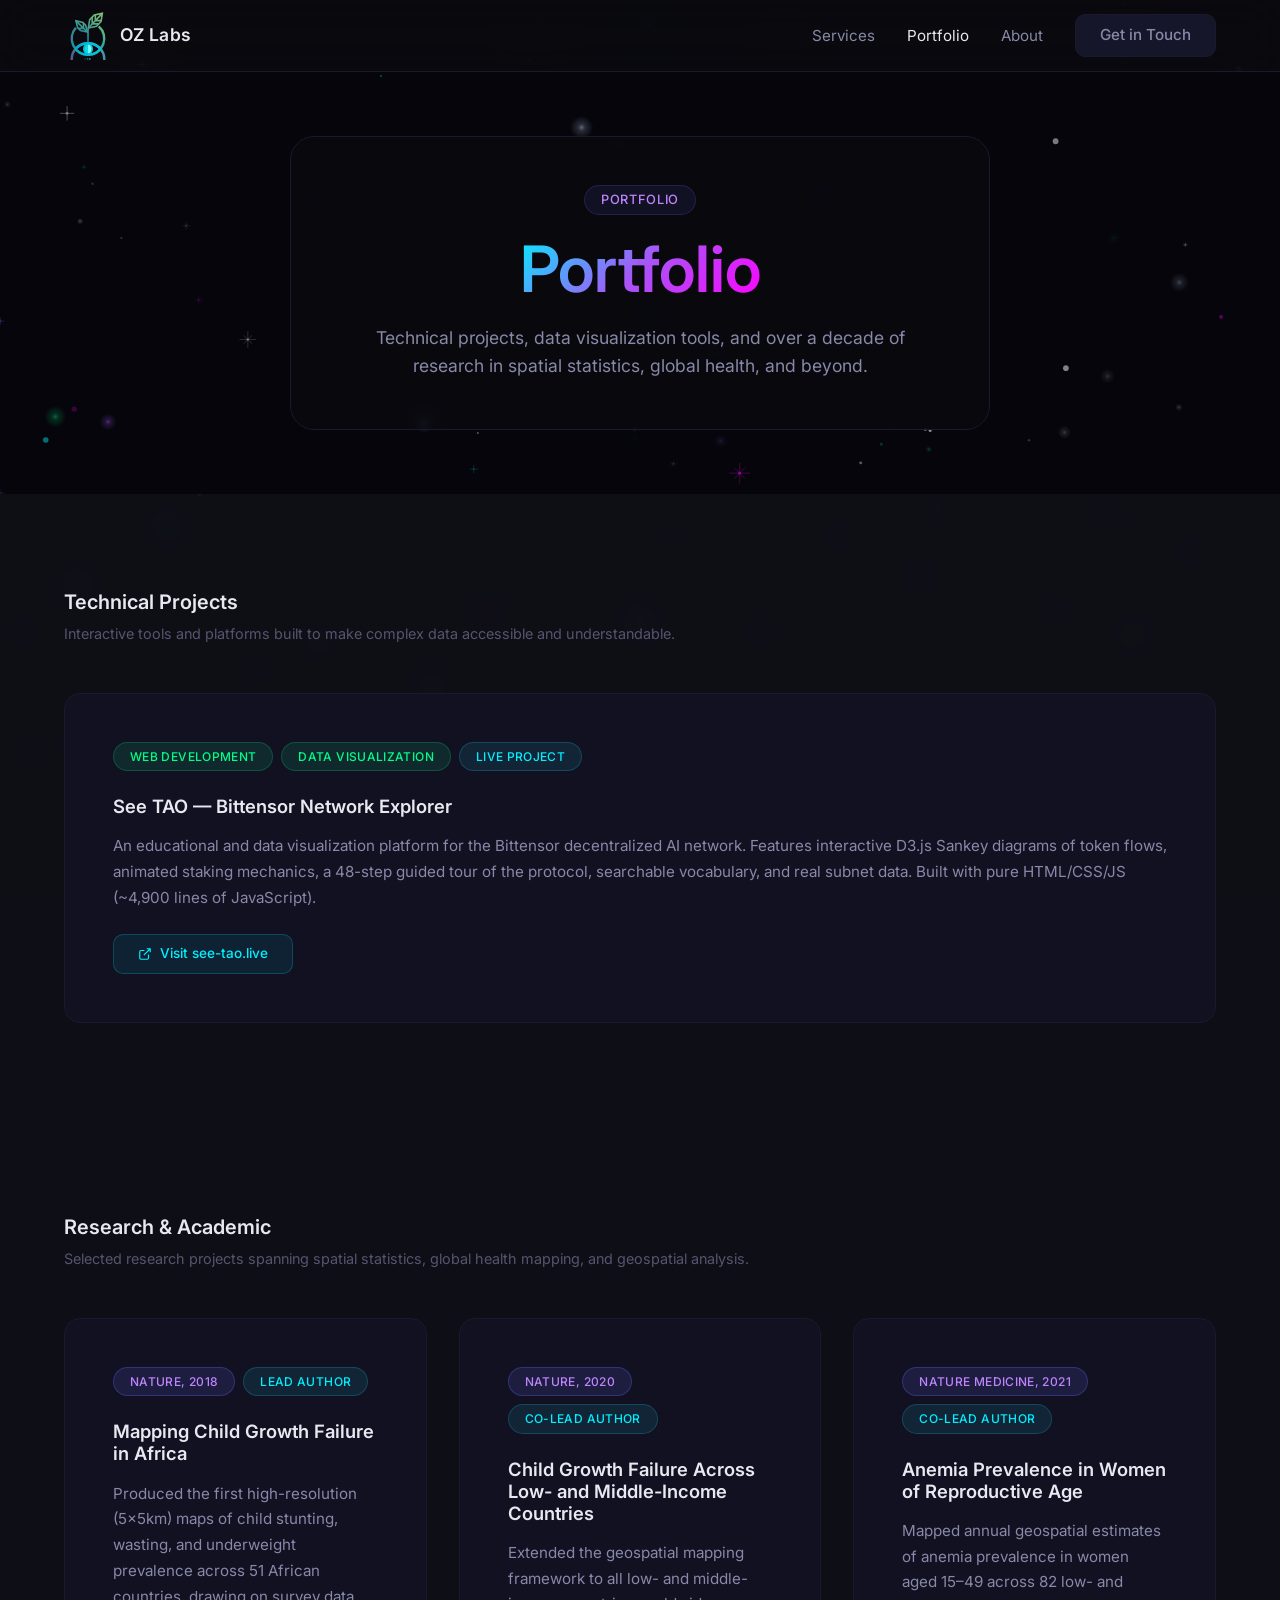
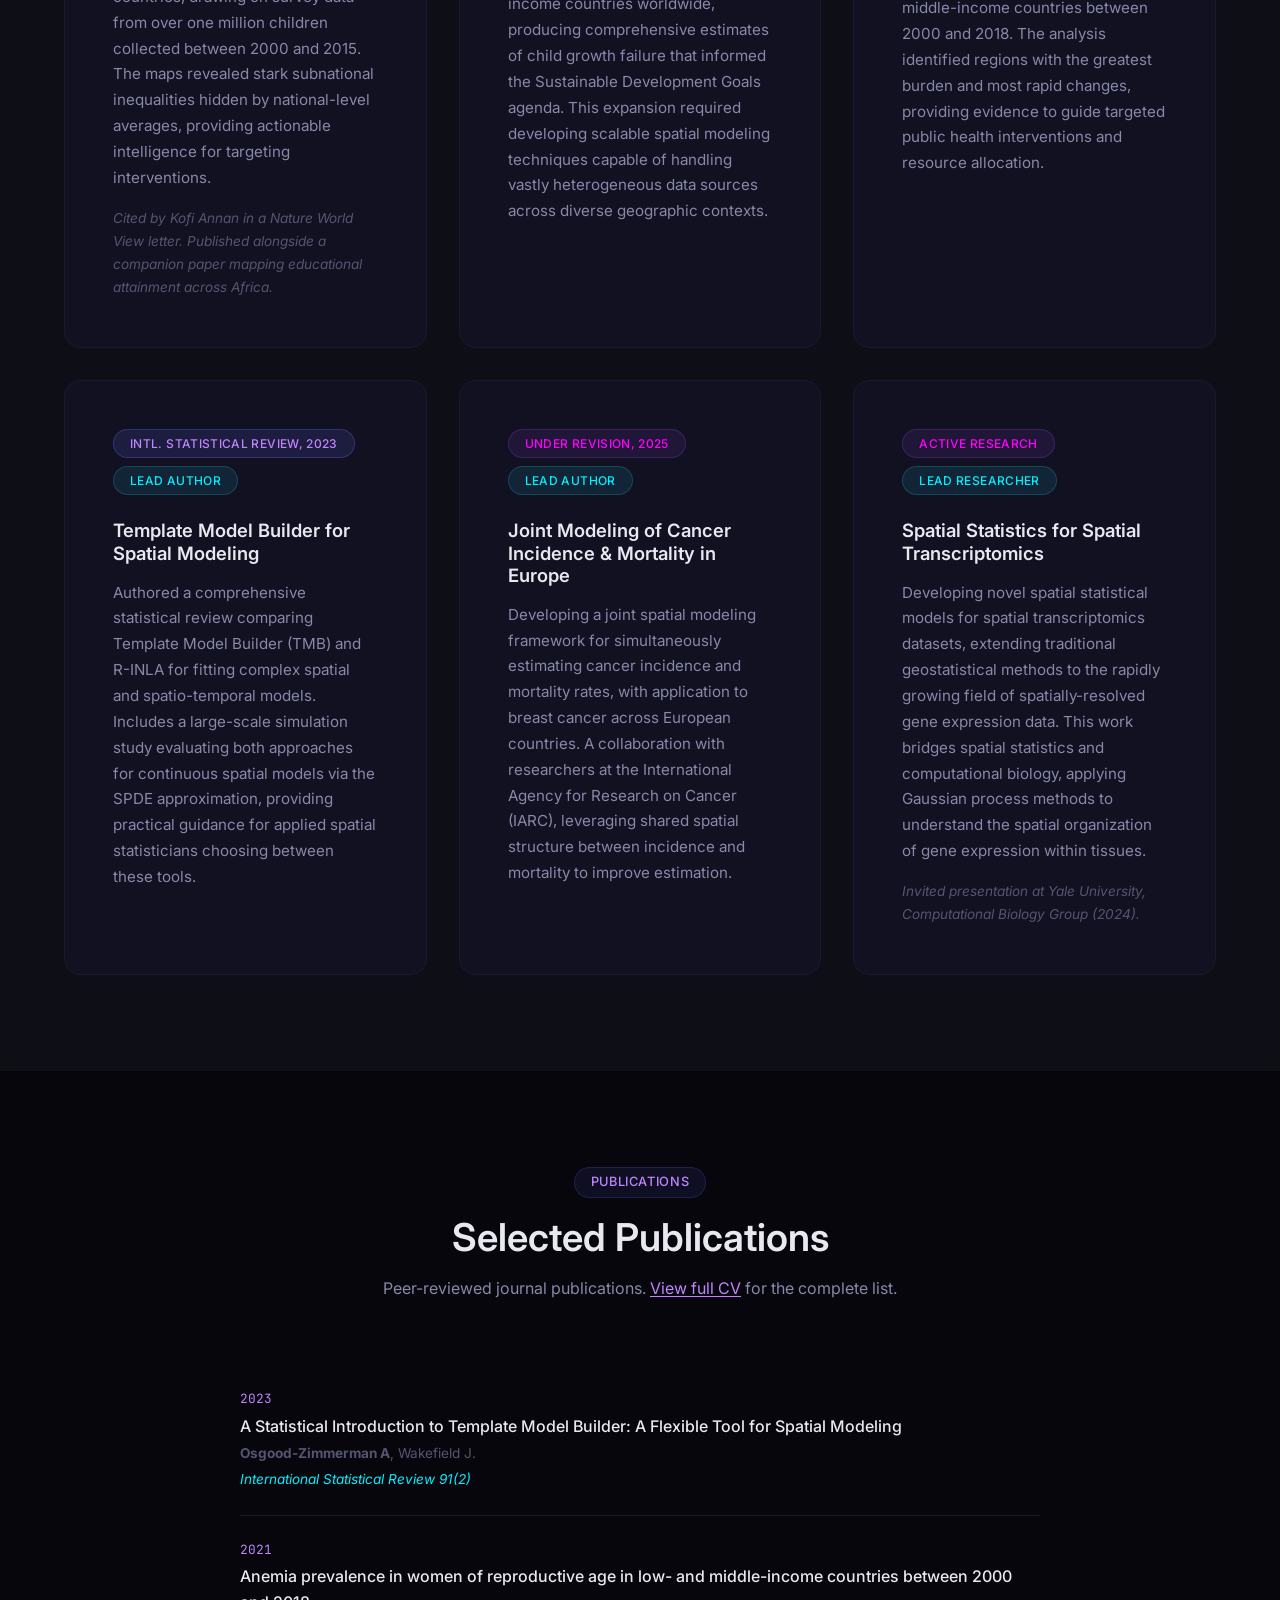
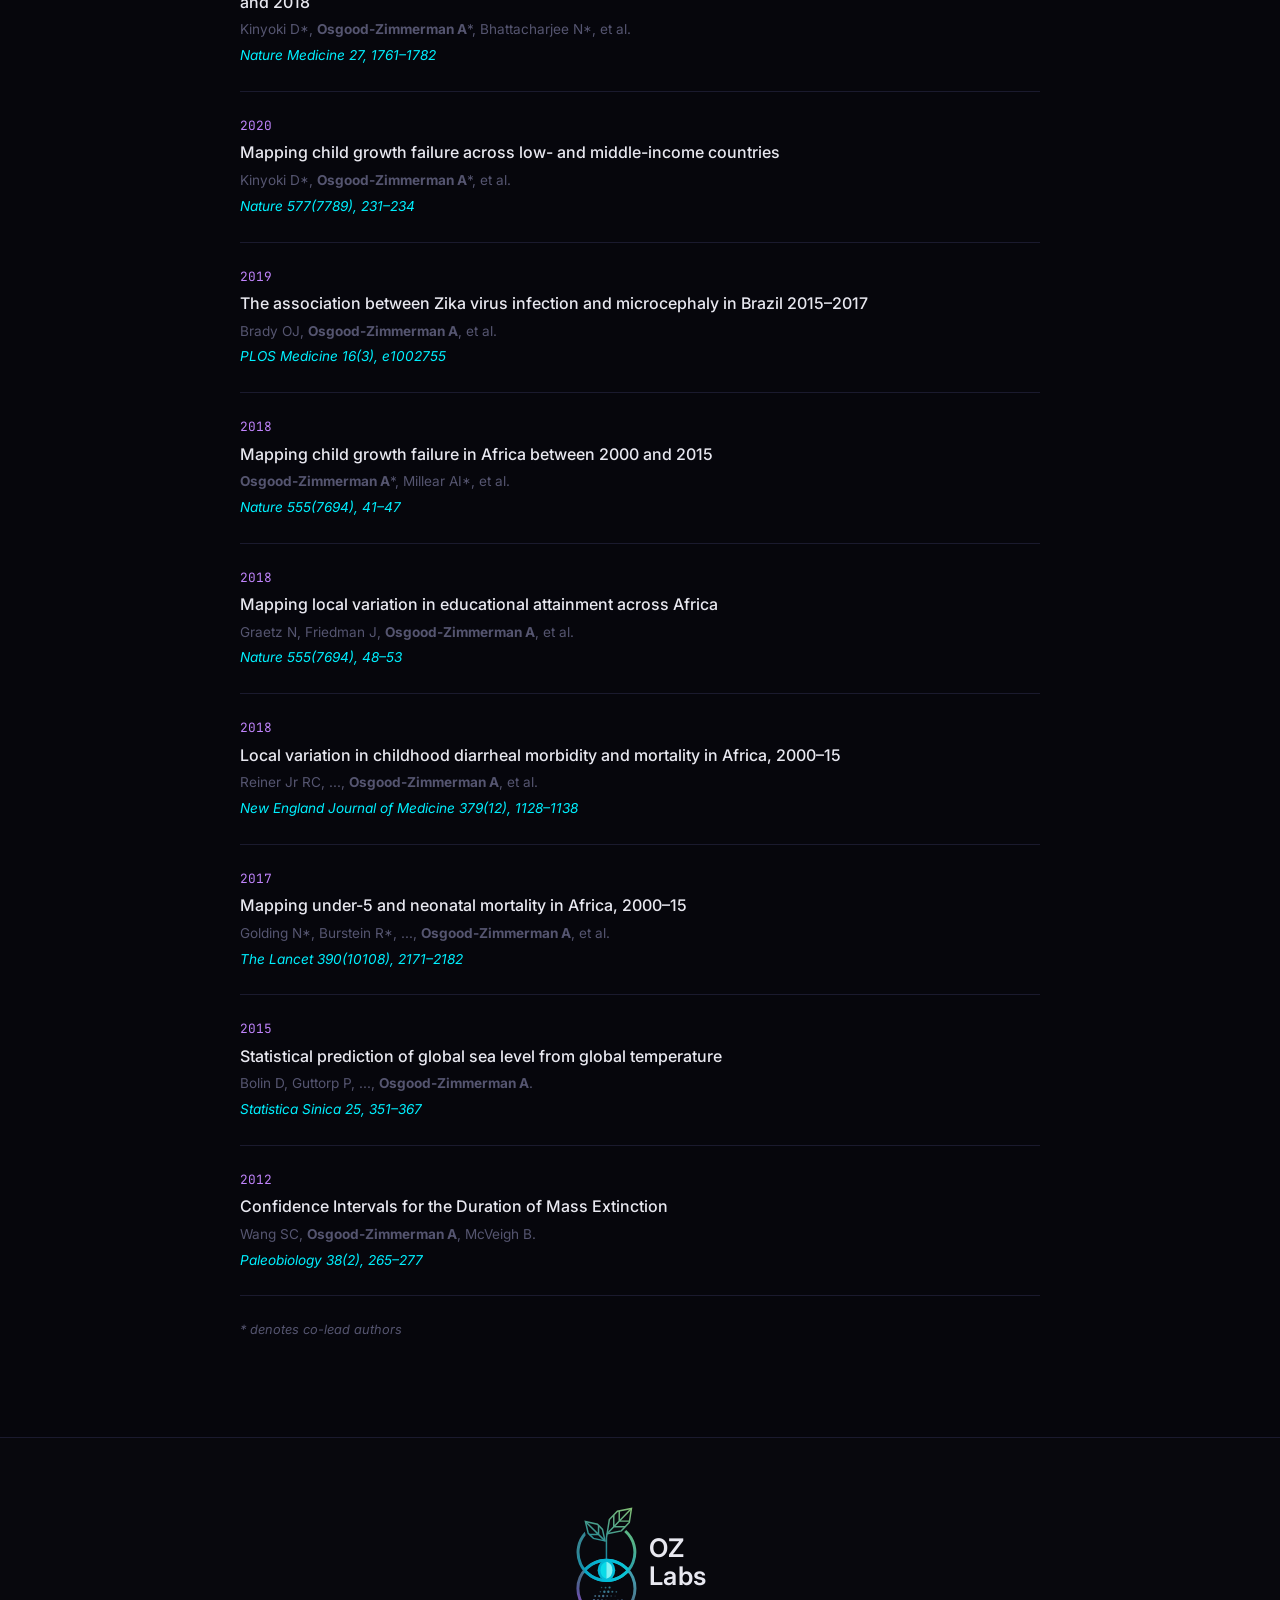
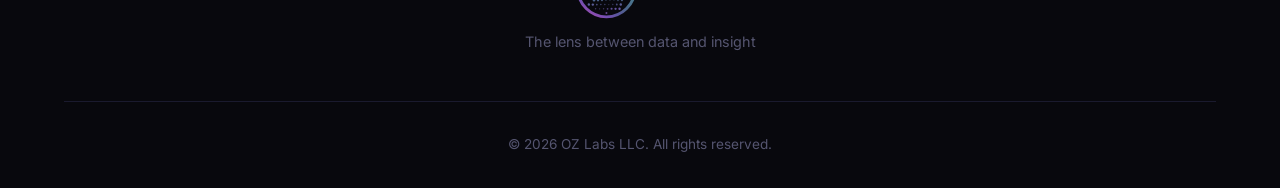
<file: portfolio.html>
<!DOCTYPE html>
<html lang="en">
<head>
    <meta charset="UTF-8">
    <meta name="viewport" content="width=device-width, initial-scale=1.0">
    <title>Portfolio | OZ Labs - Statistical Consulting</title>
    <meta name="description" content="Technical projects, research, and publications by Dr. Aaron Osgood-Zimmerman: interactive data tools, spatial statistics, and global health mapping.">
    <link rel="canonical" href="https://ozlabs.tech/portfolio.html">
    <link rel="icon" type="image/svg+xml" href="img/ozlabs-favicon.svg">
    <link rel="icon" href="/favicon.ico" sizes="48x48">
    <link rel="apple-touch-icon" href="img/apple-touch-icon.png">
    <link rel="preconnect" href="https://fonts.googleapis.com">
    <link rel="preconnect" href="https://fonts.gstatic.com" crossorigin>
    <link href="https://fonts.googleapis.com/css2?family=Inter:wght@300;400;500;600;700&family=JetBrains+Mono:wght@400;500&display=swap" rel="stylesheet">
    <link rel="stylesheet" href="styles.css">
    <meta property="og:type" content="website">
    <meta property="og:site_name" content="OZ Labs">
    <meta property="og:url" content="https://ozlabs.tech/portfolio.html">
    <meta property="og:title" content="Portfolio | OZ Labs - Statistical Consulting">
    <meta property="og:description" content="Technical projects, research, and publications by Dr. Aaron Osgood-Zimmerman: interactive data tools, spatial statistics, and global health mapping.">
    <meta property="og:image" content="https://ozlabs.tech/img/og-card.png">
    <meta property="og:image:width" content="1200">
    <meta property="og:image:height" content="630">
    <meta property="og:image:alt" content="OZ Labs seed logo (a sprouting plant above an eye, inside two rings) with tagline: The Lens Between Data and Insight. The Insight is Yours.">
    <meta name="twitter:card" content="summary_large_image">
    <meta name="twitter:title" content="Portfolio | OZ Labs - Statistical Consulting">
    <meta name="twitter:description" content="Technical projects, research, and publications by Dr. Aaron Osgood-Zimmerman: interactive data tools, spatial statistics, and global health mapping.">
    <meta name="twitter:image" content="https://ozlabs.tech/img/og-card.png">
    <!-- Analytics: Uncomment to activate -->
    <!-- <script defer data-domain="ozlabs.tech" src="https://plausible.io/js/script.js"></script> -->
</head>
<body>
    <!-- Spatial GP Background Canvas -->
    <canvas id="gp-canvas"></canvas>

    <!-- Navigation -->
    <nav class="navbar">
        <div class="nav-container">
            <a href="index.html" class="logo">
                <img class="logo-eye" src="img/ozlabs-favicon-full.svg" alt="OZ Labs">
                <span class="logo-text">OZ Labs</span>
            </a>
            <button class="nav-toggle" aria-label="Toggle navigation">
                <span></span>
                <span></span>
                <span></span>
            </button>
            <ul class="nav-menu">
                <li><a href="services.html">Services</a></li>
                <li><a href="portfolio.html" class="nav-active">Portfolio</a></li>
                <li><a href="about.html">About</a></li>
                <li><a href="index.html#contact" class="btn btn-nav">Get in Touch</a></li>
            </ul>
        </div>
    </nav>

    <!-- Page Hero -->
    <section class="page-hero">
        <div class="container">
            <div class="page-hero-content">
                <span class="section-tag">Portfolio</span>
                <h1><span class="gradient-text">Portfolio</span></h1>
                <p>Technical projects, data visualization tools, and over a decade of research in spatial statistics, global health, and beyond.</p>
            </div>
        </div>
    </section>

    <!-- Technical Projects -->
    <section class="projects-section">
        <div class="container">
            <div class="portfolio-section-heading">
                <h2>Technical Projects</h2>
                <p>Interactive tools and platforms built to make complex data accessible and understandable.</p>
            </div>
            <div class="projects-grid">

                <div class="project-card">
                    <div class="project-meta">
                        <span class="project-tag project-tag-type">Web Development</span>
                        <span class="project-tag project-tag-type">Data Visualization</span>
                        <span class="project-tag project-tag-role">Live Project</span>
                    </div>
                    <h3>See TAO &mdash; Bittensor Network Explorer</h3>
                    <p>An educational and data visualization platform for the Bittensor decentralized AI network. Features interactive D3.js Sankey diagrams of token flows, animated staking mechanics, a 48-step guided tour of the protocol, searchable vocabulary, and real subnet data. Built with pure HTML/CSS/JS (~4,900 lines of JavaScript).</p>
                    <a href="https://see-tao.live" target="_blank" rel="noopener" class="project-link">
                        <svg viewBox="0 0 24 24" fill="none" stroke="currentColor" stroke-width="2"><path d="M18 13v6a2 2 0 01-2 2H5a2 2 0 01-2-2V8a2 2 0 012-2h6M15 3h6v6M10 14L21 3"/></svg>
                        Visit see-tao.live
                    </a>
                </div>

            </div>
        </div>
    </section>

    <!-- Research & Academic Projects Grid -->
    <section class="projects-section">
        <div class="container">
            <div class="portfolio-section-heading">
                <h2>Research & Academic</h2>
                <p>Selected research projects spanning spatial statistics, global health mapping, and geospatial analysis.</p>
            </div>
            <div class="projects-grid">

                <div class="project-card">
                    <div class="project-meta">
                        <span class="project-tag project-tag-journal">Nature, 2018</span>
                        <span class="project-tag project-tag-role">Lead Author</span>
                    </div>
                    <h3>Mapping Child Growth Failure in Africa</h3>
                    <p>Produced the first high-resolution (5&times;5km) maps of child stunting, wasting, and underweight prevalence across 51 African countries, drawing on survey data from over one million children collected between 2000 and 2015. The maps revealed stark subnational inequalities hidden by national-level averages, providing actionable intelligence for targeting interventions.</p>
                    <p class="project-impact">Cited by Kofi Annan in a <em>Nature</em> World View letter. Published alongside a companion paper mapping educational attainment across Africa.</p>
                </div>

                <div class="project-card">
                    <div class="project-meta">
                        <span class="project-tag project-tag-journal">Nature, 2020</span>
                        <span class="project-tag project-tag-role">Co-Lead Author</span>
                    </div>
                    <h3>Child Growth Failure Across Low- and Middle-Income Countries</h3>
                    <p>Extended the geospatial mapping framework to all low- and middle-income countries worldwide, producing comprehensive estimates of child growth failure that informed the Sustainable Development Goals agenda. This expansion required developing scalable spatial modeling techniques capable of handling vastly heterogeneous data sources across diverse geographic contexts.</p>
                </div>

                <div class="project-card">
                    <div class="project-meta">
                        <span class="project-tag project-tag-journal">Nature Medicine, 2021</span>
                        <span class="project-tag project-tag-role">Co-Lead Author</span>
                    </div>
                    <h3>Anemia Prevalence in Women of Reproductive Age</h3>
                    <p>Mapped annual geospatial estimates of anemia prevalence in women aged 15&ndash;49 across 82 low- and middle-income countries between 2000 and 2018. The analysis identified regions with the greatest burden and most rapid changes, providing evidence to guide targeted public health interventions and resource allocation.</p>
                </div>

                <div class="project-card">
                    <div class="project-meta">
                        <span class="project-tag project-tag-journal">Intl. Statistical Review, 2023</span>
                        <span class="project-tag project-tag-role">Lead Author</span>
                    </div>
                    <h3>Template Model Builder for Spatial Modeling</h3>
                    <p>Authored a comprehensive statistical review comparing Template Model Builder (TMB) and R-INLA for fitting complex spatial and spatio-temporal models. Includes a large-scale simulation study evaluating both approaches for continuous spatial models via the SPDE approximation, providing practical guidance for applied spatial statisticians choosing between these tools.</p>
                </div>

                <div class="project-card">
                    <div class="project-meta">
                        <span class="project-tag project-tag-status">Under Revision, 2025</span>
                        <span class="project-tag project-tag-role">Lead Author</span>
                    </div>
                    <h3>Joint Modeling of Cancer Incidence &amp; Mortality in Europe</h3>
                    <p>Developing a joint spatial modeling framework for simultaneously estimating cancer incidence and mortality rates, with application to breast cancer across European countries. A collaboration with researchers at the International Agency for Research on Cancer (IARC), leveraging shared spatial structure between incidence and mortality to improve estimation.</p>
                </div>

                <div class="project-card">
                    <div class="project-meta">
                        <span class="project-tag project-tag-status">Active Research</span>
                        <span class="project-tag project-tag-role">Lead Researcher</span>
                    </div>
                    <h3>Spatial Statistics for Spatial Transcriptomics</h3>
                    <p>Developing novel spatial statistical models for spatial transcriptomics datasets, extending traditional geostatistical methods to the rapidly growing field of spatially-resolved gene expression data. This work bridges spatial statistics and computational biology, applying Gaussian process methods to understand the spatial organization of gene expression within tissues.</p>
                    <p class="project-impact">Invited presentation at Yale University, Computational Biology Group (2024).</p>
                </div>

            </div>
        </div>
    </section>

    <!-- Selected Publications -->
    <section class="publications-section">
        <div class="container">
            <div class="section-header">
                <span class="section-tag">Publications</span>
                <h2>Selected Publications</h2>
                <p>Peer-reviewed journal publications. <a href="aoz-2025-summer.pdf" class="inline-link" target="_blank">View full CV</a> for the complete list.</p>
            </div>
            <div class="publications-list">

                <div class="pub-item">
                    <div class="pub-year">2023</div>
                    <div class="pub-title">A Statistical Introduction to Template Model Builder: A Flexible Tool for Spatial Modeling</div>
                    <div class="pub-authors"><strong>Osgood-Zimmerman A</strong>, Wakefield J.</div>
                    <div class="pub-journal">International Statistical Review 91(2)</div>
                </div>

                <div class="pub-item">
                    <div class="pub-year">2021</div>
                    <div class="pub-title">Anemia prevalence in women of reproductive age in low- and middle-income countries between 2000 and 2018</div>
                    <div class="pub-authors">Kinyoki D*, <strong>Osgood-Zimmerman A</strong>*, Bhattacharjee N*, et al.</div>
                    <div class="pub-journal">Nature Medicine 27, 1761&ndash;1782</div>
                </div>

                <div class="pub-item">
                    <div class="pub-year">2020</div>
                    <div class="pub-title">Mapping child growth failure across low- and middle-income countries</div>
                    <div class="pub-authors">Kinyoki D*, <strong>Osgood-Zimmerman A</strong>*, et al.</div>
                    <div class="pub-journal">Nature 577(7789), 231&ndash;234</div>
                </div>

                <div class="pub-item">
                    <div class="pub-year">2019</div>
                    <div class="pub-title">The association between Zika virus infection and microcephaly in Brazil 2015&ndash;2017</div>
                    <div class="pub-authors">Brady OJ, <strong>Osgood-Zimmerman A</strong>, et al.</div>
                    <div class="pub-journal">PLOS Medicine 16(3), e1002755</div>
                </div>

                <div class="pub-item">
                    <div class="pub-year">2018</div>
                    <div class="pub-title">Mapping child growth failure in Africa between 2000 and 2015</div>
                    <div class="pub-authors"><strong>Osgood-Zimmerman A</strong>*, Millear AI*, et al.</div>
                    <div class="pub-journal">Nature 555(7694), 41&ndash;47</div>
                </div>

                <div class="pub-item">
                    <div class="pub-year">2018</div>
                    <div class="pub-title">Mapping local variation in educational attainment across Africa</div>
                    <div class="pub-authors">Graetz N, Friedman J, <strong>Osgood-Zimmerman A</strong>, et al.</div>
                    <div class="pub-journal">Nature 555(7694), 48&ndash;53</div>
                </div>

                <div class="pub-item">
                    <div class="pub-year">2018</div>
                    <div class="pub-title">Local variation in childhood diarrheal morbidity and mortality in Africa, 2000&ndash;15</div>
                    <div class="pub-authors">Reiner Jr RC, ..., <strong>Osgood-Zimmerman A</strong>, et al.</div>
                    <div class="pub-journal">New England Journal of Medicine 379(12), 1128&ndash;1138</div>
                </div>

                <div class="pub-item">
                    <div class="pub-year">2017</div>
                    <div class="pub-title">Mapping under-5 and neonatal mortality in Africa, 2000&ndash;15</div>
                    <div class="pub-authors">Golding N*, Burstein R*, ..., <strong>Osgood-Zimmerman A</strong>, et al.</div>
                    <div class="pub-journal">The Lancet 390(10108), 2171&ndash;2182</div>
                </div>

                <div class="pub-item">
                    <div class="pub-year">2015</div>
                    <div class="pub-title">Statistical prediction of global sea level from global temperature</div>
                    <div class="pub-authors">Bolin D, Guttorp P, ..., <strong>Osgood-Zimmerman A</strong>.</div>
                    <div class="pub-journal">Statistica Sinica 25, 351&ndash;367</div>
                </div>

                <div class="pub-item">
                    <div class="pub-year">2012</div>
                    <div class="pub-title">Confidence Intervals for the Duration of Mass Extinction</div>
                    <div class="pub-authors">Wang SC, <strong>Osgood-Zimmerman A</strong>, McVeigh B.</div>
                    <div class="pub-journal">Paleobiology 38(2), 265&ndash;277</div>
                </div>

                <p class="pub-note">* denotes co-lead authors</p>
            </div>
        </div>
    </section>

    <!-- Footer -->
    <footer class="footer">
        <div class="container">
            <div class="footer-content">
                <div class="footer-brand">
                    <img class="footer-logo-eye" src="img/ozlabs-logo.svg" alt="OZ Labs">
                    <span class="footer-wordmark">OZ<br>Labs</span>
                </div>
                <p class="footer-tagline">The lens between data and insight</p>
            </div>
            <div class="footer-bottom">
                <p>&copy; 2026 OZ Labs LLC. All rights reserved.</p>
            </div>
        </div>
    </footer>

    <script src="main.js"></script>
</body>
</html>
</file>
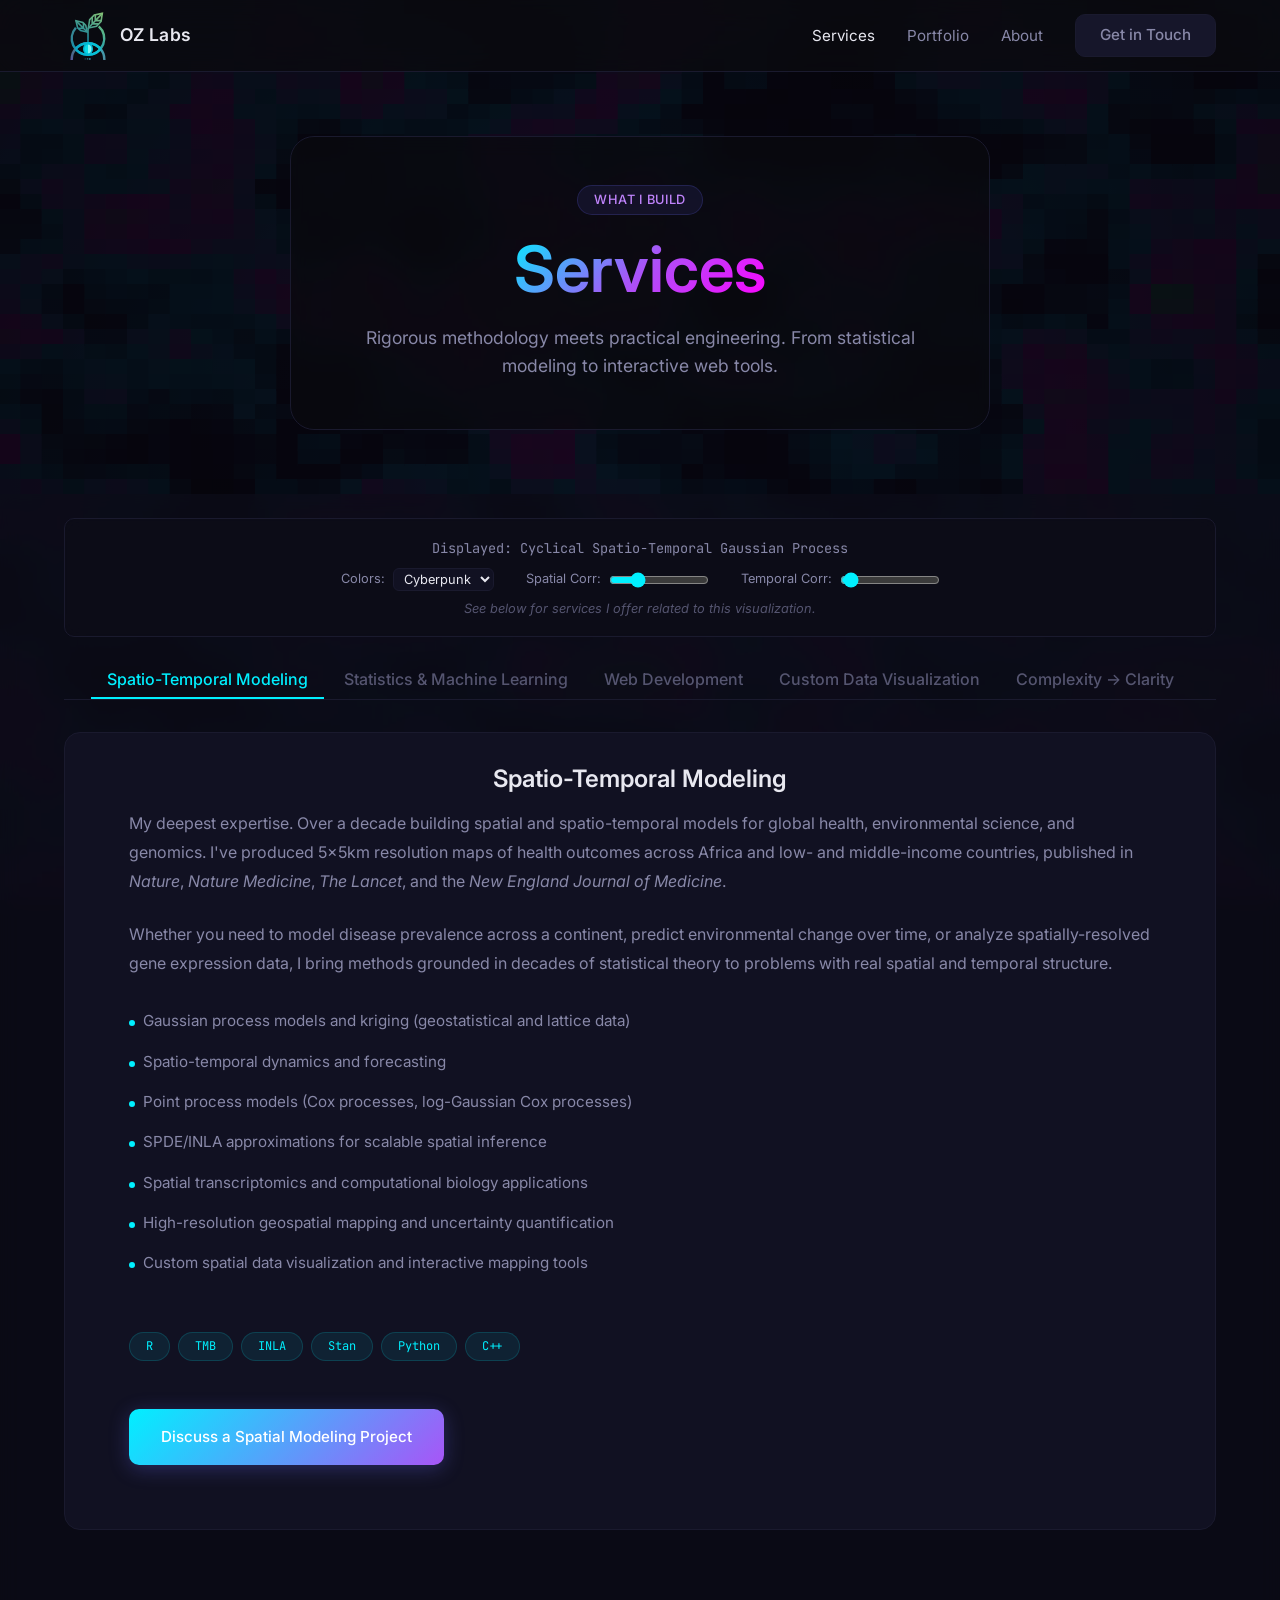
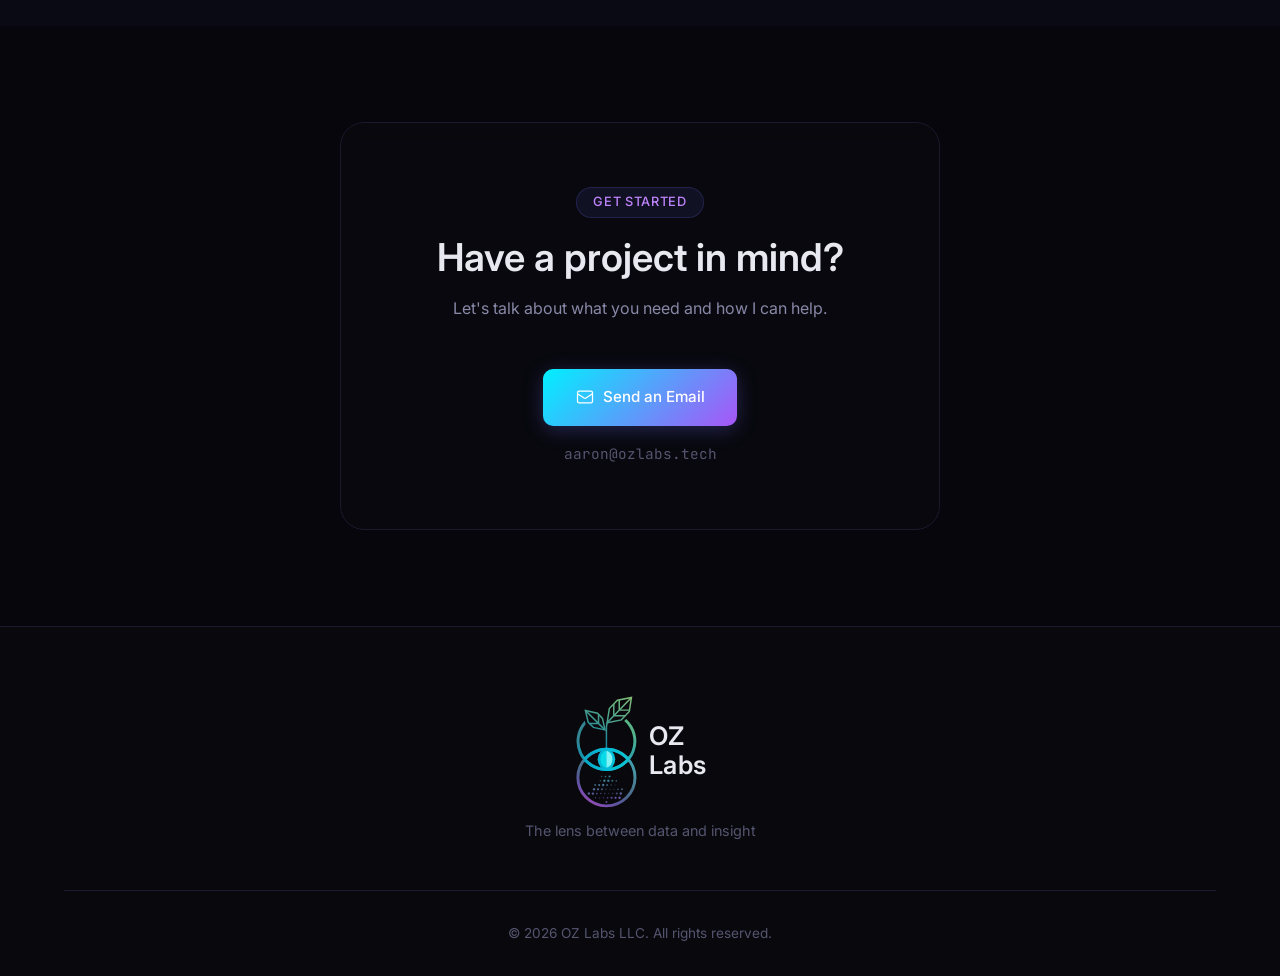
<file: services.html>
<!DOCTYPE html>
<html lang="en">
<head>
    <meta charset="UTF-8">
    <meta name="viewport" content="width=device-width, initial-scale=1.0">
    <title>Services | OZ Labs - Statistical Consulting</title>
    <meta name="description" content="Consulting services in spatio-temporal modeling, statistics and machine learning, web development, custom data visualization, and technical communication.">
    <link rel="canonical" href="https://ozlabs.tech/services.html">
    <link rel="icon" type="image/svg+xml" href="img/ozlabs-favicon.svg">
    <link rel="icon" href="/favicon.ico" sizes="48x48">
    <link rel="apple-touch-icon" href="img/apple-touch-icon.png">
    <link rel="preconnect" href="https://fonts.googleapis.com">
    <link rel="preconnect" href="https://fonts.gstatic.com" crossorigin>
    <link href="https://fonts.googleapis.com/css2?family=Inter:wght@300;400;500;600;700&family=JetBrains+Mono:wght@400;500&display=swap" rel="stylesheet">
    <link rel="stylesheet" href="styles.css">
    <meta property="og:type" content="website">
    <meta property="og:site_name" content="OZ Labs">
    <meta property="og:url" content="https://ozlabs.tech/services.html">
    <meta property="og:title" content="Services | OZ Labs - Statistical Consulting">
    <meta property="og:description" content="Consulting services in spatio-temporal modeling, statistics and machine learning, web development, custom data visualization, and technical communication.">
    <meta property="og:image" content="https://ozlabs.tech/img/og-card.png">
    <meta property="og:image:width" content="1200">
    <meta property="og:image:height" content="630">
    <meta property="og:image:alt" content="OZ Labs seed logo (a sprouting plant above an eye, inside two rings) with tagline: The Lens Between Data and Insight. The Insight is Yours.">
    <meta name="twitter:card" content="summary_large_image">
    <meta name="twitter:title" content="Services | OZ Labs - Statistical Consulting">
    <meta name="twitter:description" content="Consulting services in spatio-temporal modeling, statistics and machine learning, web development, custom data visualization, and technical communication.">
    <meta name="twitter:image" content="https://ozlabs.tech/img/og-card.png">
    <!-- <script defer data-domain="ozlabs.tech" src="https://plausible.io/js/script.js"></script> -->
</head>
<body>
    <canvas id="gp-canvas"></canvas>

    <nav class="navbar">
        <div class="nav-container">
            <a href="index.html" class="logo">
                <img class="logo-eye" src="img/ozlabs-favicon-full.svg" alt="OZ Labs">
                <span class="logo-text">OZ Labs</span>
            </a>
            <button class="nav-toggle" aria-label="Toggle navigation">
                <span></span><span></span><span></span>
            </button>
            <ul class="nav-menu">
                <li><a href="services.html" class="nav-active">Services</a></li>
                <li><a href="portfolio.html">Portfolio</a></li>
                <li><a href="about.html">About</a></li>
                <li><a href="index.html#contact" class="btn btn-nav">Get in Touch</a></li>
            </ul>
        </div>
    </nav>

    <section class="page-hero">
        <div class="container">
            <div class="page-hero-content">
                <span class="section-tag">What I Build</span>
                <h1><span class="gradient-text">Services</span></h1>
                <p>Rigorous methodology meets practical engineering. From statistical modeling to interactive web tools.</p>
            </div>

        </div>
    </section>

    <section class="tabs-section">
        <div class="container">
            <!-- Viz controls panel (populated by JS per tab) -->
            <div class="viz-controls" id="viz-controls">
                <div class="viz-controls-header">
                    <span class="viz-label" id="viz-label">Displayed: Cyclical Spatio-Temporal Gaussian Process</span>
                </div>
                <div class="viz-params" id="viz-params">
                    <!-- Sliders/selects injected by JS -->
                </div>
                <div class="viz-cta">See below for services I offer related to this visualization.</div>
            </div>

            <div class="tabs-nav">
                <button class="tab-btn active" data-tab="spacetime">Spatio-Temporal Modeling</button>
                <button class="tab-btn" data-tab="stats">Statistics & Machine Learning</button>
                <button class="tab-btn" data-tab="web">Web Development</button>
                <button class="tab-btn" data-tab="dataviz">Custom Data Visualization</button>
                <button class="tab-btn" data-tab="clarity">Complexity &rarr; Clarity</button>
            </div>

            <div class="tab-content active" id="tab-spacetime">
                <div class="tab-panel">
                    <h2>Spatio-Temporal Modeling</h2>
                    <p>My deepest expertise. Over a decade building spatial and spatio-temporal models for global health, environmental science, and genomics. I've produced 5&times;5km resolution maps of health outcomes across Africa and low- and middle-income countries, published in <em>Nature</em>, <em>Nature Medicine</em>, <em>The Lancet</em>, and the <em>New England Journal of Medicine</em>.</p>
                    <p>Whether you need to model disease prevalence across a continent, predict environmental change over time, or analyze spatially-resolved gene expression data, I bring methods grounded in decades of statistical theory to problems with real spatial and temporal structure.</p>
                    <ul class="tab-offerings">
                        <li>Gaussian process models and kriging (geostatistical and lattice data)</li>
                        <li>Spatio-temporal dynamics and forecasting</li>
                        <li>Point process models (Cox processes, log-Gaussian Cox processes)</li>
                        <li>SPDE/INLA approximations for scalable spatial inference</li>
                        <li>Spatial transcriptomics and computational biology applications</li>
                        <li>High-resolution geospatial mapping and uncertainty quantification</li>
                        <li>Custom spatial data visualization and interactive mapping tools</li>
                    </ul>
                    <div class="tab-tech">
                        <span class="tech-badge">R</span>
                        <span class="tech-badge">TMB</span>
                        <span class="tech-badge">INLA</span>
                        <span class="tech-badge">Stan</span>
                        <span class="tech-badge">Python</span>
                        <span class="tech-badge">C++</span>
                    </div>
                    <a href="mailto:aaron@ozlabs.tech?subject=Spatial%20Modeling%20Project%20Inquiry" class="btn btn-primary">Discuss a Spatial Modeling Project</a>
                </div>
            </div>

            <div class="tab-content" id="tab-stats">
                <div class="tab-panel">
                    <h2>Statistics & Machine Learning</h2>
                    <p>From study design through model building to interpretation, I bring Ph.D.-level rigor to your data problems. Bayesian and frequentist methods, predictive modeling, and rigorous uncertainty quantification, all tailored to your domain.</p>
                    <p>I also build and deploy machine learning systems: predictive pipelines, classifiers, and clustering solutions designed for your specific data and production requirements.</p>
                    <ul class="tab-offerings">
                        <li>Bayesian analysis (Stan, MCMC, variational inference)</li>
                        <li>Predictive modeling, classification, and clustering</li>
                        <li>Feature engineering and model selection</li>
                        <li>Cross-validation and uncertainty quantification</li>
                        <li>Study design, power analysis, and experimental design</li>
                        <li>Causal inference and observational study methods</li>
                        <li>Manuscript preparation and peer review support</li>
                    </ul>
                    <div class="tab-tech">
                        <span class="tech-badge">R</span>
                        <span class="tech-badge">Python</span>
                        <span class="tech-badge">Stan</span>
                        <span class="tech-badge">scikit-learn</span>
                        <span class="tech-badge">PyTorch</span>
                        <span class="tech-badge">XGBoost</span>
                    </div>
                    <a href="mailto:aaron@ozlabs.tech?subject=Stats%20%26%20ML%20Project%20Inquiry" class="btn btn-primary">Discuss a Stats & ML Project</a>
                </div>
            </div>

            <div class="tab-content" id="tab-web">
                <div class="tab-panel">
                    <h2>Web Development</h2>
                    <p>Custom websites, web applications, and interactive platforms built with clean architecture and a focus on performance. I specialize in data-driven web tools that put complex information into users' hands, from educational platforms to analytical dashboards.</p>
                    <p>My approach emphasizes simplicity and longevity: I build with web standards and deploy on modern platforms, creating sites that are fast, accessible, and easy to maintain.</p>
                    <ul class="tab-offerings">
                        <li>Custom websites and web applications</li>
                        <li>Interactive educational platforms and tools</li>
                        <li>Data-driven web applications</li>
                        <li>Responsive design and accessibility</li>
                        <li>Performance optimization</li>
                        <li>Deployment and hosting (Netlify, Vercel)</li>
                    </ul>
                    <div class="tab-tech">
                        <span class="tech-badge">HTML / CSS / JS</span>
                        <span class="tech-badge">D3.js</span>
                        <span class="tech-badge">Netlify</span>
                        <span class="tech-badge">Vercel</span>
                    </div>
                    <a href="mailto:aaron@ozlabs.tech?subject=Web%20Development%20Inquiry" class="btn btn-primary">Discuss a Web Project</a>
                </div>
            </div>

            <div class="tab-content" id="tab-dataviz">
                <div class="tab-panel">
                    <h2>Custom Data Visualization</h2>
                    <p>New ways of looking at data provide new insights from the data. I build bespoke interactive visualizations that let you and your team see patterns, explore relationships, and discover what your data is actually telling you.</p>
                    <p>From geographic heatmaps to network flow diagrams, I create tools that go far beyond standard charts: purpose-built visual instruments that make complex datasets explorable and understandable.</p>
                    <ul class="tab-offerings">
                        <li>Bespoke interactive visualizations</li>
                        <li>Exploratory data tools and dashboards</li>
                        <li>Geographic and spatial data visualization</li>
                        <li>Network graphs and flow diagrams (Sankey, force-directed)</li>
                        <li>Animated and real-time data displays</li>
                        <li>Publication-quality static graphics</li>
                    </ul>
                    <div class="tab-tech">
                        <span class="tech-badge">D3.js</span>
                        <span class="tech-badge">JavaScript</span>
                        <span class="tech-badge">R / ggplot2</span>
                        <span class="tech-badge">SVG</span>
                    </div>
                    <a href="mailto:aaron@ozlabs.tech?subject=Data%20Visualization%20Inquiry" class="btn btn-primary">Discuss a Visualization Project</a>
                </div>
            </div>
            <div class="tab-content" id="tab-clarity">
                <div class="tab-panel">
                    <h2>Complexity &rarr; Clarity</h2>
                    <p>Complex systems, models, and data don't explain themselves. I turn them into things people can actually understand: interactive explainers, clear documentation, teaching materials, and presentations that meet your audience where they are.</p>
                    <p>This isn't about dumbing things down. It's about finding the right lens. I've explained spatio-temporal statistical models to public health ministries, taught Bayesian inference to undergraduates, and built <a href="https://see-tao.live/learning" style="color: var(--color-accent);">interactive guides</a> that make decentralized AI networks navigable. Whether your audience is a boardroom, a classroom, or a developer community, I make the complex genuinely clear.</p>
                    <ul class="tab-offerings">
                        <li>Interactive explainers and learning tools</li>
                        <li>Technical documentation and system overviews</li>
                        <li>Presentations for non-technical stakeholders</li>
                        <li>Course and curriculum development</li>
                        <li>Model and methodology write-ups for diverse audiences</li>
                        <li>Onboarding materials for complex codebases and systems</li>
                    </ul>
                    <div class="tab-tech">
                        <a href="https://www.maa.org/programs-and-communities/professional-development/project-next" target="_blank" class="tech-badge" style="text-decoration: none;">Project NExT Fellow</a>
                        <span class="tech-badge">10+ yrs teaching</span>
                        <span class="tech-badge">IHME / Global Health</span>
                        <span class="tech-badge">Interactive Web</span>
                    </div>
                    <a href="mailto:aaron@ozlabs.tech?subject=Complexity%20to%20Clarity%20Inquiry" class="btn btn-primary">Discuss a Communication Project</a>
                </div>
            </div>
        </div>
    </section>

    <section id="contact" class="contact">
        <div class="container">
            <div class="contact-centered">
                <span class="section-tag">Get Started</span>
                <h2>Have a project in mind?</h2>
                <p>Let's talk about what you need and how I can help.</p>
                <div class="contact-cta">
                    <!-- Booking button is hidden until BOOKING_URL is set in main.js; the email button is then demoted to secondary. -->
                    <a href="#" class="btn btn-primary booking-cta" target="_blank" rel="noopener" style="display: none;">
                        <svg viewBox="0 0 24 24" fill="none" stroke="currentColor" stroke-width="1.5" width="20" height="20"><rect x="3" y="4" width="18" height="18" rx="2"/><path d="M16 2v4M8 2v4M3 10h18"/></svg>
                        Book a 30-Minute Intro Call
                    </a>
                    <a href="mailto:aaron@ozlabs.tech?subject=OZ%20Labs%20Inquiry" class="btn btn-primary email-cta">
                        <svg viewBox="0 0 24 24" fill="none" stroke="currentColor" stroke-width="1.5" width="20" height="20"><path d="M3 8l7.89 5.26a2 2 0 002.22 0L21 8M5 19h14a2 2 0 002-2V7a2 2 0 00-2-2H5a2 2 0 00-2 2v10a2 2 0 002 2z"/></svg>
                        Send an Email
                    </a>
                    <a href="mailto:aaron@ozlabs.tech" class="contact-email-link">aaron@ozlabs.tech</a>
                </div>
            </div>
        </div>
    </section>

    <footer class="footer">
        <div class="container">
            <div class="footer-content">
                <div class="footer-brand">
                    <img class="footer-logo-eye" src="img/ozlabs-logo.svg" alt="OZ Labs">
                    <span class="footer-wordmark">OZ<br>Labs</span>
                </div>
                <p class="footer-tagline">The lens between data and insight</p>
            </div>
            <div class="footer-bottom">
                <p>&copy; 2026 OZ Labs LLC. All rights reserved.</p>
            </div>
        </div>
    </footer>

    <script src="main.js"></script>
</body>
</html>
</file>
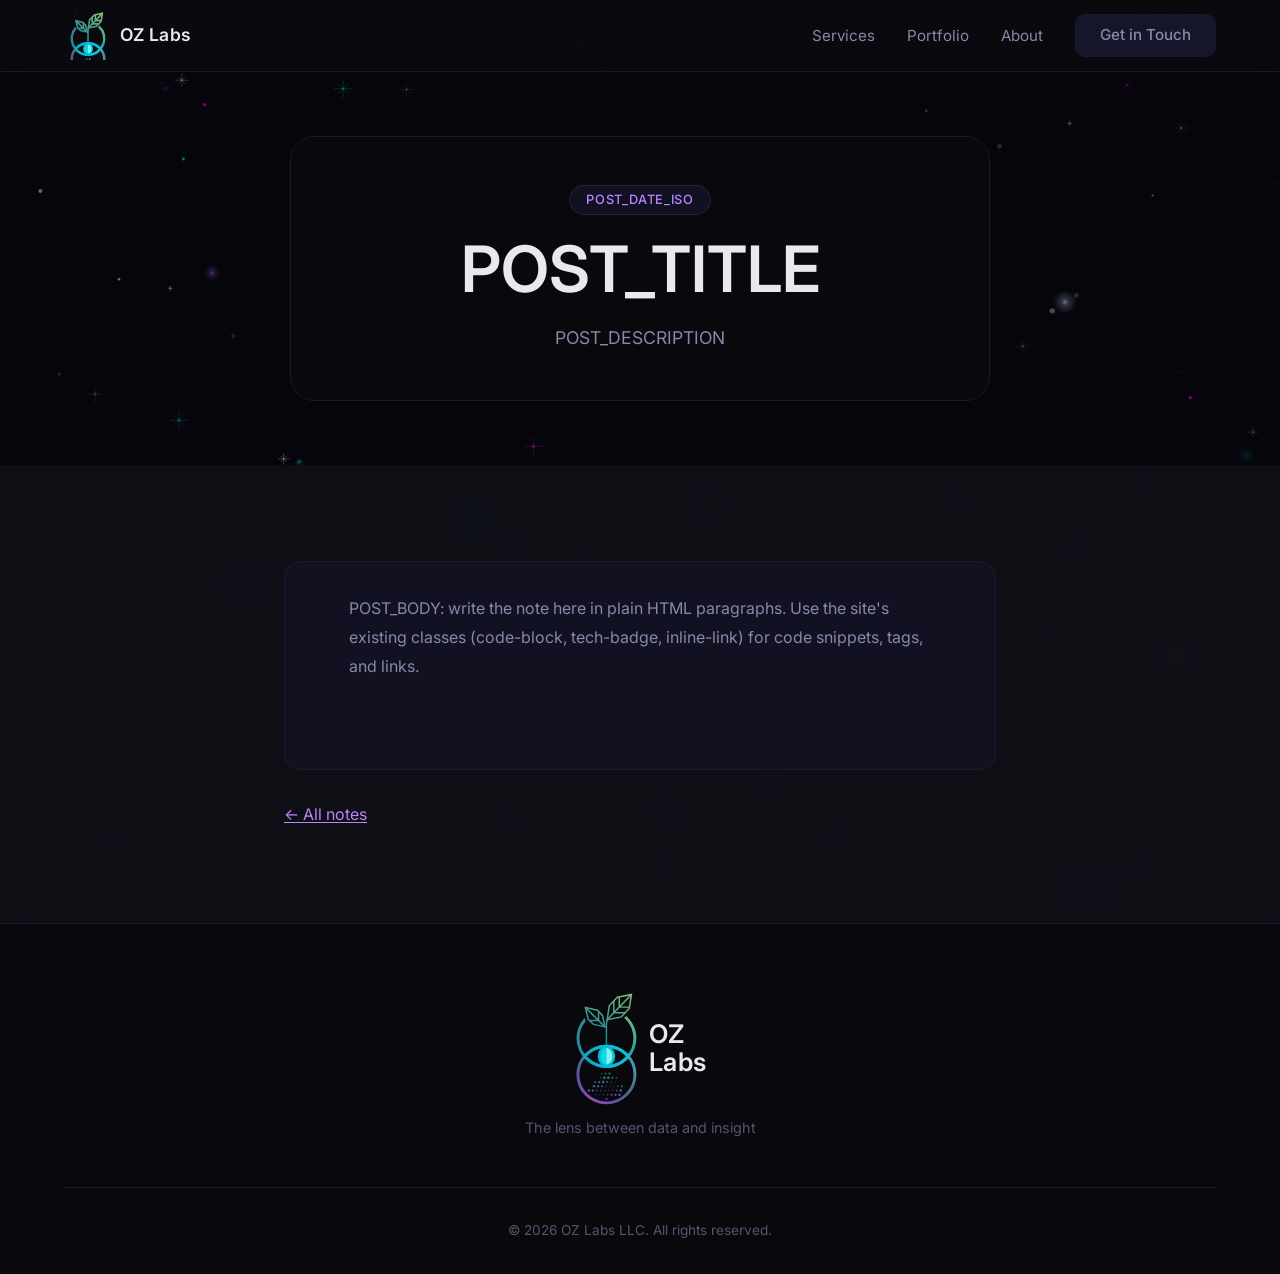
<file: notes/post-template.html>
<!DOCTYPE html>
<html lang="en">
<head>
    <meta charset="UTF-8">
    <meta name="viewport" content="width=device-width, initial-scale=1.0">
    <!-- POST TEMPLATE: copy this file to a slug-named file (e.g. gp-kernels.html),
         then replace every POST_* placeholder. This template itself is never linked. -->
    <title>POST_TITLE | OZ Labs Notes</title>
    <meta name="description" content="POST_DESCRIPTION">
    <link rel="canonical" href="https://ozlabs.tech/notes/POST_SLUG.html">
    <link rel="alternate" type="application/rss+xml" title="OZ Labs Notes" href="https://ozlabs.tech/notes/feed.xml">
    <link rel="icon" type="image/svg+xml" href="../img/ozlabs-favicon.svg">
    <link rel="icon" href="/favicon.ico" sizes="48x48">
    <link rel="apple-touch-icon" href="../img/apple-touch-icon.png">
    <link rel="preconnect" href="https://fonts.googleapis.com">
    <link rel="preconnect" href="https://fonts.gstatic.com" crossorigin>
    <link href="https://fonts.googleapis.com/css2?family=Inter:wght@300;400;500;600;700&family=JetBrains+Mono:wght@400;500&display=swap" rel="stylesheet">
    <link rel="stylesheet" href="../styles.css">
    <meta property="og:type" content="article">
    <meta property="og:site_name" content="OZ Labs">
    <meta property="og:url" content="https://ozlabs.tech/notes/POST_SLUG.html">
    <meta property="og:title" content="POST_TITLE | OZ Labs Notes">
    <meta property="og:description" content="POST_DESCRIPTION">
    <meta property="og:image" content="https://ozlabs.tech/img/og-card.png">
    <meta name="twitter:card" content="summary_large_image">
    <meta name="twitter:image" content="https://ozlabs.tech/img/og-card.png">
</head>
<body>
    <canvas id="gp-canvas"></canvas>

    <nav class="navbar">
        <div class="nav-container">
            <a href="../index.html" class="logo">
                <img class="logo-eye" src="../img/ozlabs-favicon-full.svg" alt="OZ Labs">
                <span class="logo-text">OZ Labs</span>
            </a>
            <button class="nav-toggle" aria-label="Toggle navigation">
                <span></span><span></span><span></span>
            </button>
            <ul class="nav-menu">
                <li><a href="../services.html">Services</a></li>
                <li><a href="../portfolio.html">Portfolio</a></li>
                <li><a href="../about.html">About</a></li>
                <li><a href="../index.html#contact" class="btn btn-nav">Get in Touch</a></li>
            </ul>
        </div>
    </nav>

    <section class="page-hero">
        <div class="container">
            <div class="page-hero-content">
                <span class="section-tag">POST_DATE_ISO</span>
                <h1>POST_TITLE</h1>
                <p>POST_DESCRIPTION</p>
            </div>
        </div>
    </section>

    <section class="projects-section">
        <div class="container" style="max-width: 760px;">
            <article class="tab-panel">
                <p>POST_BODY: write the note here in plain HTML paragraphs. Use the
                site's existing classes (code-block, tech-badge, inline-link) for
                code snippets, tags, and links.</p>
            </article>
            <p style="margin-top: var(--space-xl);"><a href="index.html" class="inline-link">&larr; All notes</a></p>
        </div>
    </section>

    <footer class="footer">
        <div class="container">
            <div class="footer-content">
                <div class="footer-brand">
                    <img class="footer-logo-eye" src="../img/ozlabs-logo.svg" alt="OZ Labs">
                    <span class="footer-wordmark">OZ<br>Labs</span>
                </div>
                <p class="footer-tagline">The lens between data and insight</p>
            </div>
            <div class="footer-bottom">
                <p>&copy; 2026 OZ Labs LLC. All rights reserved.</p>
            </div>
        </div>
    </footer>

    <script src="../main.js"></script>
</body>
</html>
</file>
<file: styles.css>
/* ============================================
   OZ Labs - Styles
   ============================================ */

/* CSS Variables */
:root {
    /* Colors — OZ Labs palette */
    --color-bg: #06060c;
    --color-bg-elevated: #0d0d18;
    --color-bg-card: #111122;
    --color-surface: #16162a;
    --color-border: #1a1a2e;
    --color-border-light: #2a2a44;

    --color-text: #e8e8f0;
    --color-text-secondary: #8888a8;
    --color-text-muted: #555570;

    --color-primary: #a855f7;
    --color-primary-light: #c084fc;
    --color-primary-dark: #9333ea;

    --color-accent: #00f0ff;
    --color-accent-secondary: #ff00ff;

    --color-green: #00ff88;

    --gradient-primary: linear-gradient(135deg, var(--color-accent) 0%, var(--color-primary) 100%);
    --gradient-text: linear-gradient(135deg, var(--color-accent) 0%, var(--color-primary) 50%, var(--color-accent-secondary) 100%);

    /* Typography */
    --font-sans: 'Inter', -apple-system, BlinkMacSystemFont, 'Segoe UI', sans-serif;
    --font-mono: 'JetBrains Mono', 'Fira Code', monospace;

    /* Spacing */
    --space-xs: 0.25rem;
    --space-sm: 0.5rem;
    --space-md: 1rem;
    --space-lg: 1.5rem;
    --space-xl: 2rem;
    --space-2xl: 3rem;
    --space-3xl: 4rem;
    --space-4xl: 6rem;

    /* Sizing */
    --container-max: 1200px;
    --nav-height: 72px;

    /* Effects */
    --transition-fast: 150ms ease;
    --transition-base: 250ms ease;
    --transition-slow: 400ms ease;
    --shadow-sm: 0 1px 2px rgba(0, 0, 0, 0.3);
    --shadow-md: 0 4px 12px rgba(0, 0, 0, 0.4);
    --shadow-lg: 0 8px 32px rgba(0, 0, 0, 0.5);
    --radius-sm: 6px;
    --radius-md: 10px;
    --radius-lg: 16px;
    --radius-xl: 24px;
}

/* Reset */
*, *::before, *::after {
    box-sizing: border-box;
    margin: 0;
    padding: 0;
}

html {
    scroll-behavior: smooth;
    scroll-padding-top: var(--nav-height);
}

body {
    font-family: var(--font-sans);
    font-size: 16px;
    line-height: 1.6;
    color: var(--color-text);
    background-color: var(--color-bg);
    overflow-x: hidden;
    -webkit-font-smoothing: antialiased;
    -moz-osx-font-smoothing: grayscale;
}

/* GP Canvas Background */
#gp-canvas {
    position: fixed;
    top: 0;
    left: 0;
    width: 100%;
    height: 100%;
    z-index: -1;
    opacity: 0.6;
}

/* Container */
.container {
    width: 100%;
    max-width: var(--container-max);
    margin: 0 auto;
    padding: 0 var(--space-lg);
}

/* Typography */
h1, h2, h3, h4, h5, h6 {
    font-weight: 600;
    line-height: 1.2;
    color: var(--color-text);
}

h1 { font-size: clamp(2.5rem, 5vw, 4rem); }
h2 { font-size: clamp(1.75rem, 3vw, 2.5rem); }
h3 { font-size: 1.25rem; }

p {
    color: var(--color-text-secondary);
}

a {
    color: inherit;
    text-decoration: none;
}

/* Buttons */
.btn {
    display: inline-flex;
    align-items: center;
    justify-content: center;
    gap: var(--space-sm);
    padding: var(--space-md) var(--space-xl);
    font-family: var(--font-sans);
    font-size: 0.95rem;
    font-weight: 500;
    border-radius: var(--radius-md);
    border: none;
    cursor: pointer;
    transition: all var(--transition-base);
    text-decoration: none;
}

.btn-primary {
    background: var(--gradient-primary);
    color: white;
    box-shadow: 0 4px 20px rgba(99, 102, 241, 0.3);
}

.btn-primary:hover {
    transform: translateY(-2px);
    box-shadow: 0 6px 28px rgba(99, 102, 241, 0.4);
}

.btn-secondary {
    background: transparent;
    color: var(--color-text);
    border: 1px solid var(--color-border-light);
}

.btn-secondary:hover {
    background: var(--color-surface);
    border-color: var(--color-primary);
}

.btn-nav {
    padding: var(--space-sm) var(--space-lg);
    background: var(--color-surface);
    border: 1px solid var(--color-border);
}

.btn-nav:hover {
    background: var(--color-primary);
    border-color: var(--color-primary);
}

.btn-full {
    width: 100%;
}

/* Navigation */
.navbar {
    position: fixed;
    top: 0;
    left: 0;
    right: 0;
    height: var(--nav-height);
    z-index: 1000;
    background: rgba(10, 10, 15, 0.8);
    backdrop-filter: blur(20px);
    border-bottom: 1px solid var(--color-border);
}

.nav-container {
    display: flex;
    align-items: center;
    justify-content: space-between;
    height: 100%;
    max-width: var(--container-max);
    margin: 0 auto;
    padding: 0 var(--space-lg);
}

.logo {
    display: flex;
    align-items: center;
    gap: var(--space-sm);
    font-weight: 600;
}

.logo-oz {
    width: 40px;
    height: 40px;
    border-radius: var(--radius-sm);
    flex-shrink: 0;
}

.logo-oz-sm {
    width: 32px;
    height: 32px;
}

.logo-text {
    color: var(--color-text);
    font-weight: 600;
    font-size: 1.1rem;
    letter-spacing: 0.02em;
}

.nav-menu {
    display: flex;
    align-items: center;
    gap: var(--space-xl);
    list-style: none;
}

.nav-menu a {
    color: var(--color-text-secondary);
    font-size: 0.95rem;
    transition: color var(--transition-fast);
}

.nav-menu a:hover {
    color: var(--color-text);
}

.nav-toggle {
    display: none;
    flex-direction: column;
    gap: 5px;
    background: none;
    border: none;
    cursor: pointer;
    padding: var(--space-sm);
}

.nav-toggle span {
    display: block;
    width: 24px;
    height: 2px;
    background: var(--color-text);
    transition: all var(--transition-fast);
}

/* Hero Section */
.hero {
    min-height: 100vh;
    display: flex;
    align-items: center;
    justify-content: center;
    padding: var(--nav-height) var(--space-lg) var(--space-3xl);
    position: relative;
}

.hero-content {
    max-width: 800px;
    text-align: center;
    background: rgba(10, 10, 15, 0.75);
    padding: var(--space-2xl) var(--space-3xl);
    border-radius: var(--radius-xl);
    backdrop-filter: blur(10px);
    border: 1px solid var(--color-border);
}

.hero-badge {
    display: inline-block;
    padding: var(--space-sm) var(--space-lg);
    background: var(--color-surface);
    border: 1px solid var(--color-border);
    border-radius: 100px;
    font-size: 0.85rem;
    color: var(--color-accent);
    margin-bottom: var(--space-xl);
}

.hero h1 {
    margin-bottom: var(--space-lg);
}

.gradient-text {
    background: var(--gradient-text);
    -webkit-background-clip: text;
    -webkit-text-fill-color: transparent;
    background-clip: text;
}

.hero-sub-tagline {
    font-size: 1.3rem;
    font-weight: 300;
    letter-spacing: 0.15em;
    margin: var(--space-md) auto var(--space-lg);
    color: var(--color-accent);
    text-shadow:
        0 0 10px rgba(0, 240, 255, 0.4),
        0 0 30px rgba(0, 240, 255, 0.15),
        0 0 60px rgba(168, 85, 247, 0.1);
    animation: subtleGlow 4s ease-in-out infinite, fadeInUp 0.8s ease forwards;
    animation-delay: 0.25s;
    opacity: 0;
}

@keyframes subtleGlow {
    0%, 100% {
        text-shadow:
            0 0 10px rgba(0, 240, 255, 0.4),
            0 0 30px rgba(0, 240, 255, 0.15),
            0 0 60px rgba(168, 85, 247, 0.1);
    }
    50% {
        text-shadow:
            0 0 15px rgba(0, 240, 255, 0.6),
            0 0 40px rgba(0, 240, 255, 0.25),
            0 0 80px rgba(168, 85, 247, 0.15),
            0 0 4px rgba(255, 255, 255, 0.3);
    }
}

.hero-subtitle {
    font-size: 1.2rem;
    max-width: 600px;
    margin: 0 auto var(--space-2xl);
    color: var(--color-text-secondary);
}

.hero-cta {
    display: flex;
    gap: var(--space-md);
    justify-content: center;
    flex-wrap: wrap;
    margin-bottom: var(--space-3xl);
}

.hero-note {
    display: inline-flex;
    align-items: center;
    gap: var(--space-sm);
    font-size: 0.85rem;
    color: var(--color-text-muted);
    font-family: var(--font-mono);
}

.pulse {
    width: 8px;
    height: 8px;
    background: var(--color-accent);
    border-radius: 50%;
    animation: pulse 2s ease-in-out infinite;
}

@keyframes pulse {
    0%, 100% { opacity: 1; transform: scale(1); }
    50% { opacity: 0.5; transform: scale(1.2); }
}

/* Color Scheme Toggle */
.color-toggle {
    margin-top: var(--space-lg);
}

.btn-toggle {
    display: inline-flex;
    align-items: center;
    gap: var(--space-sm);
    padding: var(--space-sm) var(--space-md);
    background: var(--color-surface);
    border: 1px solid var(--color-border);
    border-radius: 100px;
    color: var(--color-text-secondary);
    font-family: var(--font-mono);
    font-size: 0.8rem;
    cursor: pointer;
    transition: all var(--transition-base);
}

.btn-toggle:hover {
    border-color: var(--color-primary);
    color: var(--color-text);
}

.btn-toggle svg {
    width: 16px;
    height: 16px;
}

/* Section Styles */
section {
    padding: var(--space-4xl) 0;
}

.section-header {
    text-align: center;
    max-width: 600px;
    margin: 0 auto var(--space-3xl);
}

.section-tag {
    display: inline-block;
    padding: var(--space-xs) var(--space-md);
    background: rgba(99, 102, 241, 0.1);
    border: 1px solid rgba(99, 102, 241, 0.2);
    border-radius: 100px;
    font-size: 0.8rem;
    font-weight: 500;
    color: var(--color-primary-light);
    text-transform: uppercase;
    letter-spacing: 0.05em;
    margin-bottom: var(--space-md);
}

.section-header h2 {
    margin-bottom: var(--space-md);
}

/* Services Section */
.services {
    background: rgba(18, 18, 26, 0.75);
    backdrop-filter: blur(10px);
}

.services-grid {
    display: grid;
    grid-template-columns: repeat(auto-fit, minmax(260px, 1fr));
    gap: var(--space-lg);
}

.services-grid-4 {
    grid-template-columns: repeat(4, 1fr);
}

@media (max-width: 968px) {
    .services-grid-4 {
        grid-template-columns: repeat(2, 1fr);
    }
}

@media (max-width: 600px) {
    .services-grid-4 {
        grid-template-columns: 1fr;
    }
}

.service-card {
    padding: var(--space-xl);
    background: var(--color-bg-card);
    border: 1px solid var(--color-border);
    border-radius: var(--radius-lg);
    transition: all var(--transition-base);
}

.service-card:hover {
    border-color: var(--color-primary);
    transform: translateY(-4px);
    box-shadow: var(--shadow-lg);
}

.service-icon {
    width: 48px;
    height: 48px;
    display: flex;
    align-items: center;
    justify-content: center;
    background: rgba(99, 102, 241, 0.1);
    border-radius: var(--radius-md);
    margin-bottom: var(--space-lg);
}

.service-icon svg {
    width: 24px;
    height: 24px;
    color: var(--color-primary-light);
}

.service-card h3 {
    margin-bottom: var(--space-sm);
}

.service-card p {
    font-size: 0.95rem;
}

/* Expertise Section */
.expertise-grid {
    display: grid;
    grid-template-columns: 1fr 1fr;
    gap: var(--space-3xl);
    align-items: center;
}

.expertise-content {
    background: rgba(10, 10, 15, 0.75);
    padding: var(--space-2xl);
    border-radius: var(--radius-xl);
    backdrop-filter: blur(10px);
    border: 1px solid var(--color-border);
}

.expertise-content h2 {
    margin-bottom: var(--space-lg);
}

.expertise-content > p {
    margin-bottom: var(--space-2xl);
}

.expertise-list {
    list-style: none;
}

.expertise-list li {
    padding: var(--space-md) 0;
    border-bottom: 1px solid var(--color-border);
}

.expertise-list li:last-child {
    border-bottom: none;
}

.expertise-list strong {
    display: block;
    color: var(--color-text);
    margin-bottom: var(--space-xs);
}

.expertise-list span {
    font-size: 0.9rem;
    color: var(--color-text-muted);
}

/* Code Block */
.code-block {
    background: var(--color-bg);
    border: 1px solid var(--color-border);
    border-radius: var(--radius-lg);
    overflow: hidden;
}

.code-header {
    display: flex;
    align-items: center;
    gap: var(--space-sm);
    padding: var(--space-md) var(--space-lg);
    background: var(--color-surface);
    border-bottom: 1px solid var(--color-border);
}

.code-dot {
    width: 12px;
    height: 12px;
    border-radius: 50%;
    background: var(--color-border-light);
}

.code-dot:nth-child(1) { background: #ff5f57; }
.code-dot:nth-child(2) { background: #ffbd2e; }
.code-dot:nth-child(3) { background: #28c840; }

.code-title {
    margin-left: auto;
    font-family: var(--font-mono);
    font-size: 0.8rem;
    color: var(--color-text-muted);
}

.code-block pre {
    padding: var(--space-lg);
    overflow-x: auto;
}

.code-block code {
    font-family: var(--font-mono);
    font-size: 0.85rem;
    line-height: 1.7;
    color: var(--color-text-secondary);
}

.code-comment { color: var(--color-text-muted); }
.code-keyword { color: var(--color-accent-secondary); }
.code-fn { color: var(--color-accent); }
.code-num { color: #f59e0b; }

/* About Section */
.about {
    background: rgba(18, 18, 26, 0.75);
    backdrop-filter: blur(10px);
}

.about-features {
    display: grid;
    grid-template-columns: repeat(auto-fit, minmax(280px, 1fr));
    gap: var(--space-xl);
}

.feature {
    padding: var(--space-xl);
    background: var(--color-bg-card);
    border: 1px solid var(--color-border);
    border-radius: var(--radius-lg);
}

.feature-number {
    font-family: var(--font-mono);
    font-size: 0.85rem;
    color: var(--color-primary-light);
    margin-bottom: var(--space-md);
}

.feature h3 {
    margin-bottom: var(--space-sm);
}

/* Contact Section */
.contact-grid {
    display: grid;
    grid-template-columns: 1fr 1.2fr;
    gap: var(--space-3xl);
    align-items: start;
}

.contact-info {
    background: rgba(10, 10, 15, 0.75);
    padding: var(--space-2xl);
    border-radius: var(--radius-xl);
    backdrop-filter: blur(10px);
    border: 1px solid var(--color-border);
}

.contact-info h2 {
    margin-bottom: var(--space-md);
}

.contact-info > p {
    margin-bottom: var(--space-2xl);
}

.contact-details {
    display: flex;
    flex-direction: column;
    gap: var(--space-md);
}

.contact-link {
    display: inline-flex;
    align-items: center;
    gap: var(--space-sm);
    color: var(--color-text-secondary);
    transition: color var(--transition-fast);
}

.contact-link:hover {
    color: var(--color-primary-light);
}

.contact-link svg {
    width: 20px;
    height: 20px;
}

/* Contact Form */
.contact-form {
    background: var(--color-bg-card);
    padding: var(--space-2xl);
    border: 1px solid var(--color-border);
    border-radius: var(--radius-lg);
}

.form-group {
    margin-bottom: var(--space-lg);
}

.form-group label {
    display: block;
    font-size: 0.9rem;
    font-weight: 500;
    color: var(--color-text);
    margin-bottom: var(--space-sm);
}

.form-group input,
.form-group textarea {
    width: 100%;
    padding: var(--space-md);
    background: var(--color-surface);
    border: 1px solid var(--color-border);
    border-radius: var(--radius-md);
    color: var(--color-text);
    font-family: var(--font-sans);
    font-size: 1rem;
    transition: border-color var(--transition-fast);
}

.form-group input:focus,
.form-group textarea:focus {
    outline: none;
    border-color: var(--color-primary);
}

.form-group textarea {
    resize: vertical;
    min-height: 120px;
}

/* Footer */
.footer {
    padding: var(--space-3xl) 0 var(--space-xl);
    border-top: 1px solid var(--color-border);
    background: rgba(10, 10, 15, 0.85);
    backdrop-filter: blur(10px);
}

.footer-content {
    text-align: center;
    margin-bottom: var(--space-2xl);
}

.footer-brand {
    display: flex;
    align-items: center;
    justify-content: center;
    gap: var(--space-sm);
    font-weight: 500;
    margin-bottom: var(--space-sm);
}

.footer-wordmark {
    font-size: 1.6rem;
    font-weight: 600;
    line-height: 1.1;
    letter-spacing: 0.02em;
    text-align: left;
    color: var(--color-text);
}

.footer-brand .logo-oz {
    width: 32px;
    height: 32px;
}

.footer-logo-eye {
    width: auto;
    height: 120px;
}

.footer-tagline {
    font-size: 0.9rem;
    color: var(--color-text-muted);
}

.footer-bottom {
    text-align: center;
    padding-top: var(--space-xl);
    border-top: 1px solid var(--color-border);
}

.footer-bottom p {
    font-size: 0.85rem;
    color: var(--color-text-muted);
}

/* Responsive Design */
@media (max-width: 968px) {
    .expertise-grid,
    .contact-grid {
        grid-template-columns: 1fr;
        gap: var(--space-2xl);
    }

    .expertise-visual {
        order: -1;
    }
}

@media (max-width: 768px) {
    .nav-toggle {
        display: flex;
    }

    .nav-menu {
        position: fixed;
        top: var(--nav-height);
        left: 0;
        right: 0;
        flex-direction: column;
        background: var(--color-bg);
        padding: var(--space-xl);
        gap: var(--space-md);
        border-bottom: 1px solid var(--color-border);
        transform: translateY(-100%);
        opacity: 0;
        visibility: hidden;
        transition: all var(--transition-base);
    }

    .nav-menu.active {
        transform: translateY(0);
        opacity: 1;
        visibility: visible;
    }

    .nav-toggle.active span:nth-child(1) {
        transform: rotate(45deg) translate(5px, 5px);
    }

    .nav-toggle.active span:nth-child(2) {
        opacity: 0;
    }

    .nav-toggle.active span:nth-child(3) {
        transform: rotate(-45deg) translate(5px, -5px);
    }

    .hero-cta {
        flex-direction: column;
        align-items: center;
    }

    .btn {
        width: 100%;
        max-width: 300px;
    }

    section {
        padding: var(--space-3xl) 0;
    }
}

/* Animations */
@keyframes fadeInUp {
    from {
        opacity: 0;
        transform: translateY(30px);
    }
    to {
        opacity: 1;
        transform: translateY(0);
    }
}

.hero-content > * {
    animation: fadeInUp 0.8s ease forwards;
    opacity: 0;
}

.hero-badge { animation-delay: 0.1s; }
.hero h1 { animation-delay: 0.2s; }
.hero-sub-tagline { animation-delay: 0.3s; }
.hero-subtitle { animation-delay: 0.4s; }
.hero-cta { animation-delay: 0.5s; }
.hero-note { animation-delay: 0.6s; }

/* ============================================
   About Section - Enhanced
   ============================================ */

.about-grid {
    display: grid;
    grid-template-columns: 1.2fr 1fr;
    gap: var(--space-3xl);
    align-items: start;
}

.about-bio {
    background: rgba(10, 10, 15, 0.75);
    padding: var(--space-2xl);
    border-radius: var(--radius-xl);
    backdrop-filter: blur(10px);
    border: 1px solid var(--color-border);
}

.about-bio p {
    margin-bottom: var(--space-lg);
    line-height: 1.8;
}

.about-bio p:last-child {
    margin-bottom: 0;
}

.credential-card {
    background: var(--color-bg-card);
    border: 1px solid var(--color-border);
    border-radius: var(--radius-lg);
    padding: var(--space-xl);
    margin-bottom: var(--space-lg);
}

.credential-card:last-child {
    margin-bottom: 0;
}

.credential-card h3 {
    font-size: 0.85rem;
    text-transform: uppercase;
    letter-spacing: 0.05em;
    color: var(--color-primary-light);
    margin-bottom: var(--space-md);
}

.credential-card ul {
    list-style: none;
}

.credential-card li {
    padding: var(--space-sm) 0;
    font-size: 0.9rem;
    color: var(--color-text-secondary);
    border-bottom: 1px solid var(--color-border);
}

.credential-card li:last-child {
    border-bottom: none;
}

.credential-card li strong {
    color: var(--color-text);
    display: block;
}

.credential-card li em {
    color: var(--color-accent);
}

.credential-links {
    display: flex;
    flex-direction: column;
    gap: var(--space-sm);
}

.credential-links a {
    display: inline-flex;
    align-items: center;
    gap: var(--space-sm);
    color: var(--color-primary-light);
    font-size: 0.9rem;
    transition: color var(--transition-fast);
}

.credential-links a:hover {
    color: var(--color-accent);
}

/* ============================================
   Page Hero (subpages)
   ============================================ */

.page-hero {
    min-height: 50vh;
    display: flex;
    align-items: center;
    justify-content: center;
    padding: calc(var(--nav-height) + var(--space-3xl)) var(--space-lg) var(--space-3xl);
}

.page-hero-content {
    max-width: 700px;
    margin: 0 auto;
    text-align: center;
    background: rgba(10, 10, 15, 0.75);
    padding: var(--space-2xl) var(--space-3xl);
    border-radius: var(--radius-xl);
    backdrop-filter: blur(10px);
    border: 1px solid var(--color-border);
}

.page-hero-content h1 {
    margin-bottom: var(--space-md);
}

.page-hero-content > p {
    color: var(--color-text-secondary);
    font-size: 1.1rem;
}

.page-hero-content > * {
    animation: fadeInUp 0.8s ease forwards;
    opacity: 0;
}

.page-hero-content .section-tag { animation-delay: 0.1s; }
.page-hero-content h1 { animation-delay: 0.2s; }
.page-hero-content > p { animation-delay: 0.3s; }

/* Active nav link */
.nav-active {
    color: var(--color-text) !important;
}

/* ============================================
   Projects Page
   ============================================ */

.projects-section {
    background: rgba(18, 18, 26, 0.75);
    backdrop-filter: blur(10px);
    padding: var(--space-4xl) 0;
}

.projects-grid {
    display: grid;
    grid-template-columns: repeat(auto-fit, minmax(340px, 1fr));
    gap: var(--space-xl);
}

.project-card {
    background: var(--color-bg-card);
    border: 1px solid var(--color-border);
    border-radius: var(--radius-lg);
    padding: var(--space-2xl);
    transition: all var(--transition-base);
}

.project-card:hover {
    border-color: var(--color-primary);
    transform: translateY(-4px);
    box-shadow: var(--shadow-lg);
}

.project-meta {
    display: flex;
    flex-wrap: wrap;
    gap: var(--space-sm);
    margin-bottom: var(--space-lg);
}

.project-tag {
    display: inline-block;
    padding: var(--space-xs) var(--space-md);
    border-radius: 100px;
    font-size: 0.75rem;
    font-weight: 500;
    text-transform: uppercase;
    letter-spacing: 0.03em;
}

.project-tag-journal {
    background: rgba(99, 102, 241, 0.15);
    color: var(--color-primary-light);
    border: 1px solid rgba(99, 102, 241, 0.3);
}

.project-tag-role {
    background: rgba(34, 211, 238, 0.1);
    color: var(--color-accent);
    border: 1px solid rgba(34, 211, 238, 0.2);
}

.project-tag-status {
    background: rgba(168, 85, 247, 0.1);
    color: var(--color-accent-secondary);
    border: 1px solid rgba(168, 85, 247, 0.2);
}

.project-card h3 {
    margin-bottom: var(--space-md);
    font-size: 1.15rem;
}

.project-card > p {
    font-size: 0.95rem;
    line-height: 1.7;
}

.project-impact {
    margin-top: var(--space-md);
    font-size: 0.85rem !important;
    color: var(--color-text-muted) !important;
    font-style: italic;
}

/* ============================================
   Publications Section
   ============================================ */

.publications-section {
    padding: var(--space-4xl) 0;
}

.publications-list {
    max-width: 800px;
    margin: 0 auto;
}

.pub-item {
    padding: var(--space-lg) 0;
    border-bottom: 1px solid var(--color-border);
}

.pub-item:last-child {
    border-bottom: none;
}

.pub-year {
    font-family: var(--font-mono);
    font-size: 0.8rem;
    color: var(--color-primary-light);
    margin-bottom: var(--space-xs);
}

.pub-title {
    font-weight: 500;
    color: var(--color-text);
    margin-bottom: var(--space-xs);
}

.pub-authors {
    font-size: 0.85rem;
    color: var(--color-text-muted);
    margin-bottom: var(--space-xs);
}

.pub-journal {
    font-size: 0.85rem;
    color: var(--color-accent);
    font-style: italic;
}

.pub-note {
    margin-top: var(--space-lg);
    font-size: 0.8rem;
    color: var(--color-text-muted);
    font-style: italic;
}

.inline-link {
    color: var(--color-primary-light);
    text-decoration: underline;
    text-underline-offset: 2px;
    transition: color var(--transition-fast);
}

.inline-link:hover {
    color: var(--color-accent);
}

/* ============================================
   Headshot
   ============================================ */

.about-headshot {
    width: 160px;
    height: 160px;
    border-radius: 50%;
    overflow: hidden;
    margin: 0 auto var(--space-xl);
    border: 3px solid var(--color-border-light);
    background: var(--color-surface);
    display: flex;
    align-items: center;
    justify-content: center;
}

.about-headshot img {
    width: 100%;
    height: 100%;
    object-fit: cover;
}

/* ============================================
   Contact Section - Centered (mailto)
   ============================================ */

.contact-centered {
    max-width: 600px;
    margin: 0 auto;
    text-align: center;
    background: rgba(10, 10, 15, 0.75);
    padding: var(--space-3xl);
    border-radius: var(--radius-xl);
    backdrop-filter: blur(10px);
    border: 1px solid var(--color-border);
}

.contact-centered .section-tag {
    margin-bottom: var(--space-md);
}

.contact-centered h2 {
    margin-bottom: var(--space-md);
}

.contact-centered > p {
    margin-bottom: var(--space-2xl);
    color: var(--color-text-secondary);
}

.contact-cta {
    display: flex;
    flex-direction: column;
    align-items: center;
    gap: var(--space-md);
}

.contact-email-link {
    font-family: var(--font-mono);
    font-size: 0.9rem;
    color: var(--color-text-muted);
    transition: color var(--transition-fast);
}

.contact-email-link:hover {
    color: var(--color-primary-light);
}

/* ============================================
   Testimonials (hidden until populated)
   ============================================ */

.testimonials {
    background: rgba(18, 18, 26, 0.75);
    backdrop-filter: blur(10px);
}

.testimonials-grid {
    display: grid;
    grid-template-columns: repeat(auto-fit, minmax(300px, 1fr));
    gap: var(--space-xl);
}

.testimonial-card {
    background: var(--color-bg-card);
    border: 1px solid var(--color-border);
    border-radius: var(--radius-lg);
    padding: var(--space-2xl);
}

.testimonial-card blockquote p {
    font-size: 1rem;
    line-height: 1.7;
    color: var(--color-text-secondary);
    font-style: italic;
    margin-bottom: var(--space-lg);
}

.testimonial-author strong {
    display: block;
    color: var(--color-text);
    font-size: 0.95rem;
}

.testimonial-author span {
    font-size: 0.85rem;
    color: var(--color-text-muted);
}

/* ============================================
   Logo (nav: full seed favicon SVG; the footer uses the full seed logo)
   ============================================ */

.logo-eye {
    width: 48px;
    height: 48px;
    flex-shrink: 0;
}

.logo-eye-sm {
    width: 32px;
    height: 32px;
}

/* ============================================
   Service Tabs (services.html)
   ============================================ */

.tabs-section {
    background: rgba(13, 13, 24, 0.75);
    backdrop-filter: blur(10px);
    padding: var(--space-lg) 0 var(--space-4xl);
}

.tabs-nav {
    display: flex;
    justify-content: center;
    gap: var(--space-xs);
    margin-bottom: var(--space-xl);
    border-bottom: 1px solid var(--color-border);
    overflow-x: auto;
    -webkit-overflow-scrolling: touch;
    scrollbar-width: none;
}

.tabs-nav::-webkit-scrollbar {
    display: none;
}

.tab-btn {
    padding: var(--space-sm) var(--space-md);
    background: none;
    border: none;
    border-bottom: 2px solid transparent;
    color: var(--color-text-muted);
    font-family: var(--font-sans);
    font-size: 1.0rem;
    font-weight: 500;
    cursor: pointer;
    transition: all var(--transition-base);
    white-space: nowrap;
}

.tab-btn:hover {
    color: var(--color-text-secondary);
}

.tab-btn.active {
    color: var(--color-accent);
    border-bottom-color: var(--color-accent);
}

/* Viz controls panel */
.viz-controls {
    background: rgba(13, 13, 24, 0.8);
    backdrop-filter: blur(10px);
    border: 1px solid var(--color-border);
    border-radius: var(--radius-md);
    padding: var(--space-md) var(--space-lg);
    margin-bottom: var(--space-lg);
    text-align: center;
}

.viz-controls-header {
    margin-bottom: var(--space-sm);
}

.viz-label {
    color: var(--color-text-secondary);
    font-size: 0.85rem;
    font-family: var(--font-mono);
}

.viz-cta {
    margin-top: var(--space-sm);
    color: var(--color-text-muted);
    font-size: 0.8rem;
    font-style: italic;
}

.viz-params {
    display: flex;
    flex-wrap: wrap;
    gap: var(--space-md) var(--space-xl);
    justify-content: center;
    align-items: center;
}

.viz-param {
    display: flex;
    align-items: center;
    gap: var(--space-sm);
    font-size: 0.8rem;
    color: var(--color-text-secondary);
}

.viz-param label {
    white-space: nowrap;
}

.viz-param input[type="range"] {
    width: 100px;
    accent-color: var(--color-accent);
    cursor: pointer;
}

.viz-param select {
    background: var(--color-bg-card);
    color: var(--color-text);
    border: 1px solid var(--color-border);
    border-radius: var(--radius-sm);
    padding: 2px 6px;
    font-size: 0.8rem;
    font-family: var(--font-sans);
    cursor: pointer;
}

.viz-param select:focus {
    outline: 1px solid var(--color-accent);
}

/* Dataviz tab: increase transparency so viz shows through */
body.dataviz-active .page-hero-content {
    background: rgba(10, 10, 15, 0.25);
    backdrop-filter: blur(4px);
}
body.dataviz-active .tabs-section {
    background: rgba(13, 13, 24, 0.25);
    backdrop-filter: blur(4px);
}
body.dataviz-active .tab-panel {
    background: rgba(17, 17, 34, 0.4);
}
body.dataviz-active .viz-controls {
    background: rgba(13, 13, 24, 0.35);
    backdrop-filter: blur(4px);
}

@media (max-width: 768px) {
    .viz-params {
        flex-direction: column;
        gap: var(--space-sm);
    }
    .viz-param input[type="range"] {
        width: 80px;
    }
}

.tab-content {
    display: none;
    animation: fadeIn 0.3s ease;
}

.tab-content.active {
    display: block;
}

@keyframes fadeIn {
    from { opacity: 0; }
    to { opacity: 1; }
}

.tab-panel {
    background: var(--color-bg-card);
    border: 1px solid var(--color-border);
    border-radius: var(--radius-lg);
    padding: var(--space-xl) var(--space-3xl) var(--space-3xl);
}

.tab-panel h2 {
    font-size: 1.5rem;
    margin-bottom: var(--space-md);
    text-align: center;
}

.tab-panel > p {
    line-height: 1.8;
    margin-bottom: var(--space-lg);
}

.tab-offerings {
    list-style: none;
    margin-bottom: var(--space-2xl);
}

.tab-offerings li {
    padding: var(--space-sm) 0;
    color: var(--color-text-secondary);
    font-size: 0.95rem;
    display: flex;
    align-items: baseline;
    gap: var(--space-sm);
}

.tab-offerings li::before {
    content: '';
    width: 6px;
    height: 6px;
    background: var(--color-accent);
    border-radius: 50%;
    flex-shrink: 0;
    margin-top: 0.5em;
}

.tab-tech {
    display: flex;
    flex-wrap: wrap;
    gap: var(--space-sm);
    margin-bottom: var(--space-2xl);
}

/* ============================================
   Tech Badges
   ============================================ */

.tech-badge {
    display: inline-block;
    padding: var(--space-xs) var(--space-md);
    background: rgba(0, 240, 255, 0.08);
    border: 1px solid rgba(0, 240, 255, 0.15);
    border-radius: 100px;
    font-family: var(--font-mono);
    font-size: 0.75rem;
    color: var(--color-accent);
}

/* ============================================
   Portfolio additions
   ============================================ */

.portfolio-section-heading {
    margin-bottom: var(--space-2xl);
}

.portfolio-section-heading h2 {
    font-size: 1.25rem;
    color: var(--color-text);
    margin-bottom: var(--space-sm);
}

.portfolio-section-heading p {
    font-size: 0.9rem;
    color: var(--color-text-muted);
}

.project-tag-type {
    background: rgba(0, 255, 136, 0.1);
    color: var(--color-green);
    border: 1px solid rgba(0, 255, 136, 0.2);
}

.project-link {
    display: inline-flex;
    align-items: center;
    gap: var(--space-sm);
    margin-top: var(--space-lg);
    padding: var(--space-sm) var(--space-lg);
    background: rgba(0, 240, 255, 0.08);
    border: 1px solid rgba(0, 240, 255, 0.2);
    border-radius: var(--radius-md);
    color: var(--color-accent);
    font-size: 0.85rem;
    font-weight: 500;
    transition: all var(--transition-fast);
}

.project-link:hover {
    background: rgba(0, 240, 255, 0.15);
    border-color: var(--color-accent);
}

.project-link svg {
    width: 14px;
    height: 14px;
}

/* ============================================
   About Page - Tech Skills
   ============================================ */

.skills-grid {
    display: grid;
    grid-template-columns: repeat(auto-fit, minmax(240px, 1fr));
    gap: var(--space-lg);
}

.skill-category {
    background: var(--color-bg-card);
    border: 1px solid var(--color-border);
    border-radius: var(--radius-lg);
    padding: var(--space-xl);
}

.skill-category h3 {
    font-size: 0.85rem;
    text-transform: uppercase;
    letter-spacing: 0.05em;
    color: var(--color-accent);
    margin-bottom: var(--space-md);
}

.skill-category .tech-badges {
    display: flex;
    flex-wrap: wrap;
    gap: var(--space-sm);
}

/* ============================================
   About Teaser (index.html)
   ============================================ */

.about-teaser {
    max-width: 700px;
    margin: 0 auto;
    text-align: center;
    background: rgba(6, 6, 12, 0.75);
    padding: var(--space-3xl);
    border-radius: var(--radius-xl);
    backdrop-filter: blur(10px);
    border: 1px solid var(--color-border);
}

.about-teaser .about-headshot {
    margin-bottom: var(--space-xl);
}

.about-teaser p {
    margin-bottom: var(--space-xl);
    line-height: 1.8;
}

.about-teaser .btn {
    margin-top: var(--space-md);
}

/* ============================================
   Responsive - all sections
   ============================================ */

@media (max-width: 968px) {
    .about-grid {
        grid-template-columns: 1fr;
    }
}

@media (max-width: 768px) {
    .page-hero-content {
        padding: var(--space-xl) var(--space-lg);
    }

    .projects-grid {
        grid-template-columns: 1fr;
    }

    .contact-centered {
        padding: var(--space-xl);
    }

    .tab-btn {
        padding: var(--space-sm) var(--space-lg);
        font-size: 0.85rem;
    }

    .tab-panel {
        padding: var(--space-xl);
    }

    .skills-grid {
        grid-template-columns: 1fr;
    }
}
</file>
